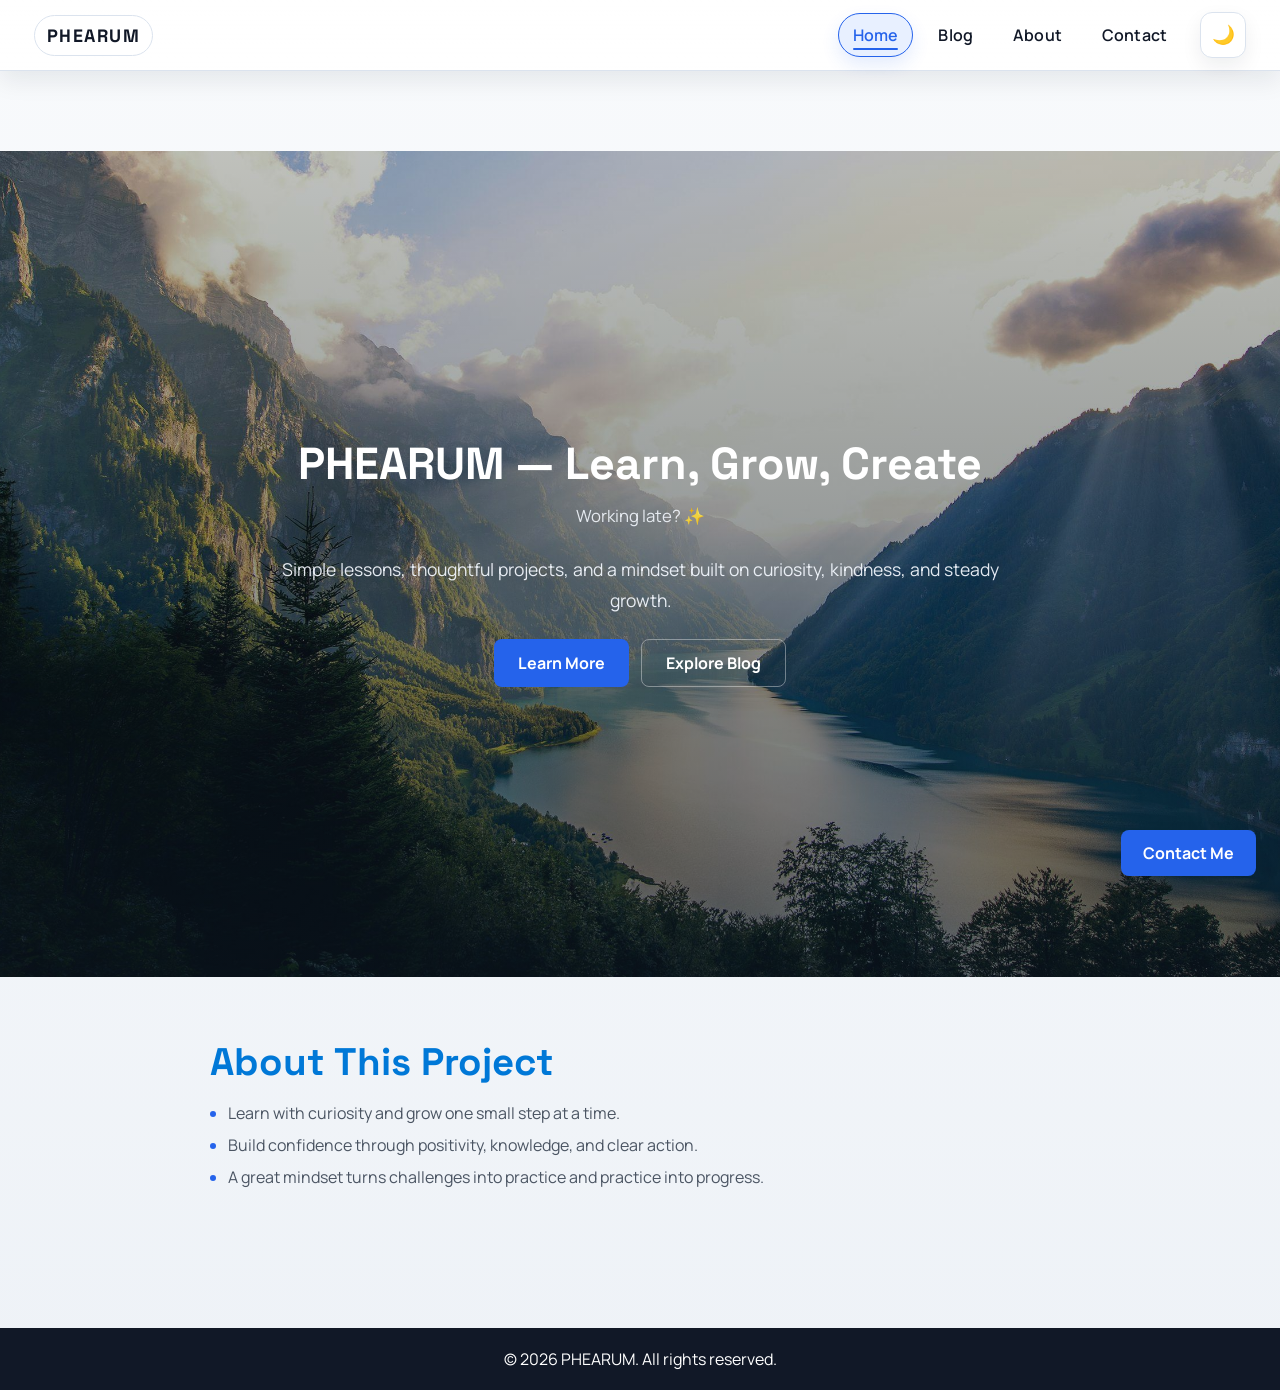
<file: index.html>
<!DOCTYPE html>
<html lang="en">
<head>
  <meta charset="UTF-8" />
  <meta name="viewport" content="width=device-width, initial-scale=1.0" />
  <title>Home - PHEARUM</title>
  <link rel="preconnect" href="https://fonts.googleapis.com">
  <link rel="preconnect" href="https://fonts.gstatic.com" crossorigin>
  <link href="https://fonts.googleapis.com/css2?family=Poppins:wght@300;400;600;700&display=swap" rel="stylesheet">
  <meta name="theme-color" content="#0078d7" media="(prefers-color-scheme: light)">
  <meta name="theme-color" content="#071023" media="(prefers-color-scheme: dark)">
  <meta name="msapplication-TileColor" content="#0078d7">
  <meta name="apple-mobile-web-app-capable" content="yes">
  <meta name="apple-mobile-web-app-status-bar-style" content="black-translucent">
  <link rel="manifest" href="manifest.webmanifest">
  <link rel="apple-touch-icon" sizes="180x180" href="images/apple-touch-icon.svg">
  <link rel="icon" href="images/favicon.svg" type="image/svg+xml">
  <link rel="shortcut icon" href="images/favicon.svg">
  <link rel="mask-icon" href="images/safari-pinned-tab.svg" color="#0078d7">
  <link rel="stylesheet" href="style.css" />
</head>

<body>
  <a class="skip-link" href="#main">Skip to main content</a>
  <!-- 🌟 Header -->
  <header>
    <a class="logo" href="index.html" aria-label="Go to Home">PHEARUM</a>
    <nav id="navbar">
      <a href="index.html" class="active">Home</a>
      <a href="blog.html">Blog</a>
      <a href="about.html">About</a>
      <a href="contact.html">Contact</a>
    </nav>
    <button class="menu-toggle" id="menu-toggle" aria-label="Toggle menu" aria-controls="navbar" aria-expanded="false">
      <span></span>
      <span></span>
      <span></span>
    </button>
    <button id="theme-toggle" class="theme-toggle" aria-label="Toggle dark mode" aria-pressed="false">🌙</button>
  </header>

  <!-- 🧭 Main Content -->
  <main id="main">
    <!-- 🖼️ Hero Section -->
    <section id="home" class="hero">
      <div class="hero-content" role="region" aria-labelledby="home-heading">
        <h1 id="home-heading">PHEARUM — Learn, Grow, Create</h1>
        <p id="greeting" class="greeting hero-subtitle">Hello!</p>
        <p class="hero-desc">Simple lessons, thoughtful projects, and a mindset built on curiosity, kindness, and steady growth.</p>
        <div class="btn-group">
          <a href="about.html" class="btn">Learn More</a>
          <a href="blog.html" class="btn btn-outline">Explore Blog</a>
        </div>
      </div>
    </section>

    <!-- 🙋‍♂️ About Section -->
    <section id="about" class="content">
      <h2>About This Project</h2>
      <ul class="about-points">
          <li>Learn with curiosity and grow one small step at a time.</li>
          <li>Build confidence through positivity, knowledge, and clear action.</li>
          <li>A great mindset turns challenges into practice and practice into progress.</li>
        </ul>
    </section>
  </main>

  <!-- ⚓ Footer -->
  <footer>
    <p>© 2026 PHEARUM. All rights reserved.</p>
  </footer>

  <!-- 📜 Script -->
  <script>
    const menuToggle = document.getElementById('menu-toggle');
    const navbar = document.getElementById('navbar');
    const themeToggle = document.getElementById('theme-toggle');
    const greetingEl = document.getElementById('greeting');

    if (menuToggle && navbar) {
      menuToggle.addEventListener('click', () => {
        const expanded = menuToggle.getAttribute('aria-expanded') === 'true';
        navbar.classList.toggle('active');
        menuToggle.classList.toggle('open');
        menuToggle.setAttribute('aria-expanded', String(!expanded));
      });
    }

    // Time-based greeting
    (function () {
      if (!greetingEl) return;
      const now = new Date();
      const hour = now.getHours();
      let text = 'Hello!';
      if (hour >= 5 && hour < 12) text = 'Good morning ☀️';
      else if (hour >= 12 && hour < 18) text = 'Good afternoon 🌤️';
      else if (hour >= 18 && hour < 22) text = 'Good evening 🌆';
      else text = 'Working late? ✨';
      greetingEl.textContent = text;
    })();

    // Theme toggle (persist in localStorage) + draggable position
    (function () {
      if (!themeToggle) return;

      const posKey = 'theme-toggle-pos';
      const applyTheme = (isDark) => {
        document.documentElement.classList.toggle('dark', isDark);
        themeToggle.setAttribute('aria-pressed', String(!!isDark));
        themeToggle.textContent = isDark ? '☀️' : '🌙';
      };

      const stored = localStorage.getItem('site-theme');
      if (stored) applyTheme(stored === 'dark');
      else if (window.matchMedia && window.matchMedia('(prefers-color-scheme: dark)').matches) applyTheme(true);

      // Apply stored position if present
      const storedPos = localStorage.getItem(posKey);
      if (storedPos) {
        try {
          const p = JSON.parse(storedPos);
          themeToggle.style.left = p.left + 'px';
          themeToggle.style.top = p.top + 'px';
          themeToggle.style.right = 'auto';
        } catch (e) {}
      }

      themeToggle.addEventListener('click', () => {
        const isDark = document.documentElement.classList.toggle('dark');
        themeToggle.setAttribute('aria-pressed', String(!!isDark));
        themeToggle.textContent = isDark ? '☀️' : '🌙';
        localStorage.setItem('site-theme', isDark ? 'dark' : 'light');
      });

      // Draggable: pointer events
      let dragging = false, startX = 0, startY = 0, startLeft = 0, startTop = 0;
      themeToggle.addEventListener('pointerdown', (e) => {
        dragging = true;
        themeToggle.setPointerCapture(e.pointerId);
        startX = e.clientX;
        startY = e.clientY;
        const r = themeToggle.getBoundingClientRect();
        startLeft = r.left;
        startTop = r.top;
        e.preventDefault();
      });

      window.addEventListener('pointermove', (e) => {
        if (!dragging) return;
        const dx = e.clientX - startX;
        const dy = e.clientY - startY;
        let left = Math.max(8, Math.min(window.innerWidth - themeToggle.offsetWidth - 8, Math.round(startLeft + dx)));
        let top = Math.max(8, Math.min(window.innerHeight - themeToggle.offsetHeight - 8, Math.round(startTop + dy)));
        themeToggle.style.left = left + 'px';
        themeToggle.style.top = top + 'px';
        themeToggle.style.right = 'auto';
      });

      window.addEventListener('pointerup', (e) => {
        if (!dragging) return;
        dragging = false;
        try { themeToggle.releasePointerCapture(e.pointerId); } catch {}
        const r = themeToggle.getBoundingClientRect();
        localStorage.setItem(posKey, JSON.stringify({ left: Math.round(r.left), top: Math.round(r.top) }));
      });

      // Double-click to reset position
      themeToggle.addEventListener('dblclick', () => {
        themeToggle.style.removeProperty('left');
        themeToggle.style.removeProperty('top');
        themeToggle.style.right = '16px';
        themeToggle.style.top = '16px';
        localStorage.removeItem(posKey);
      });
    })();
  </script>

  <a href="contact.html" class="floating-contact-btn">Contact Me</a>
</body>
</html>
</file>
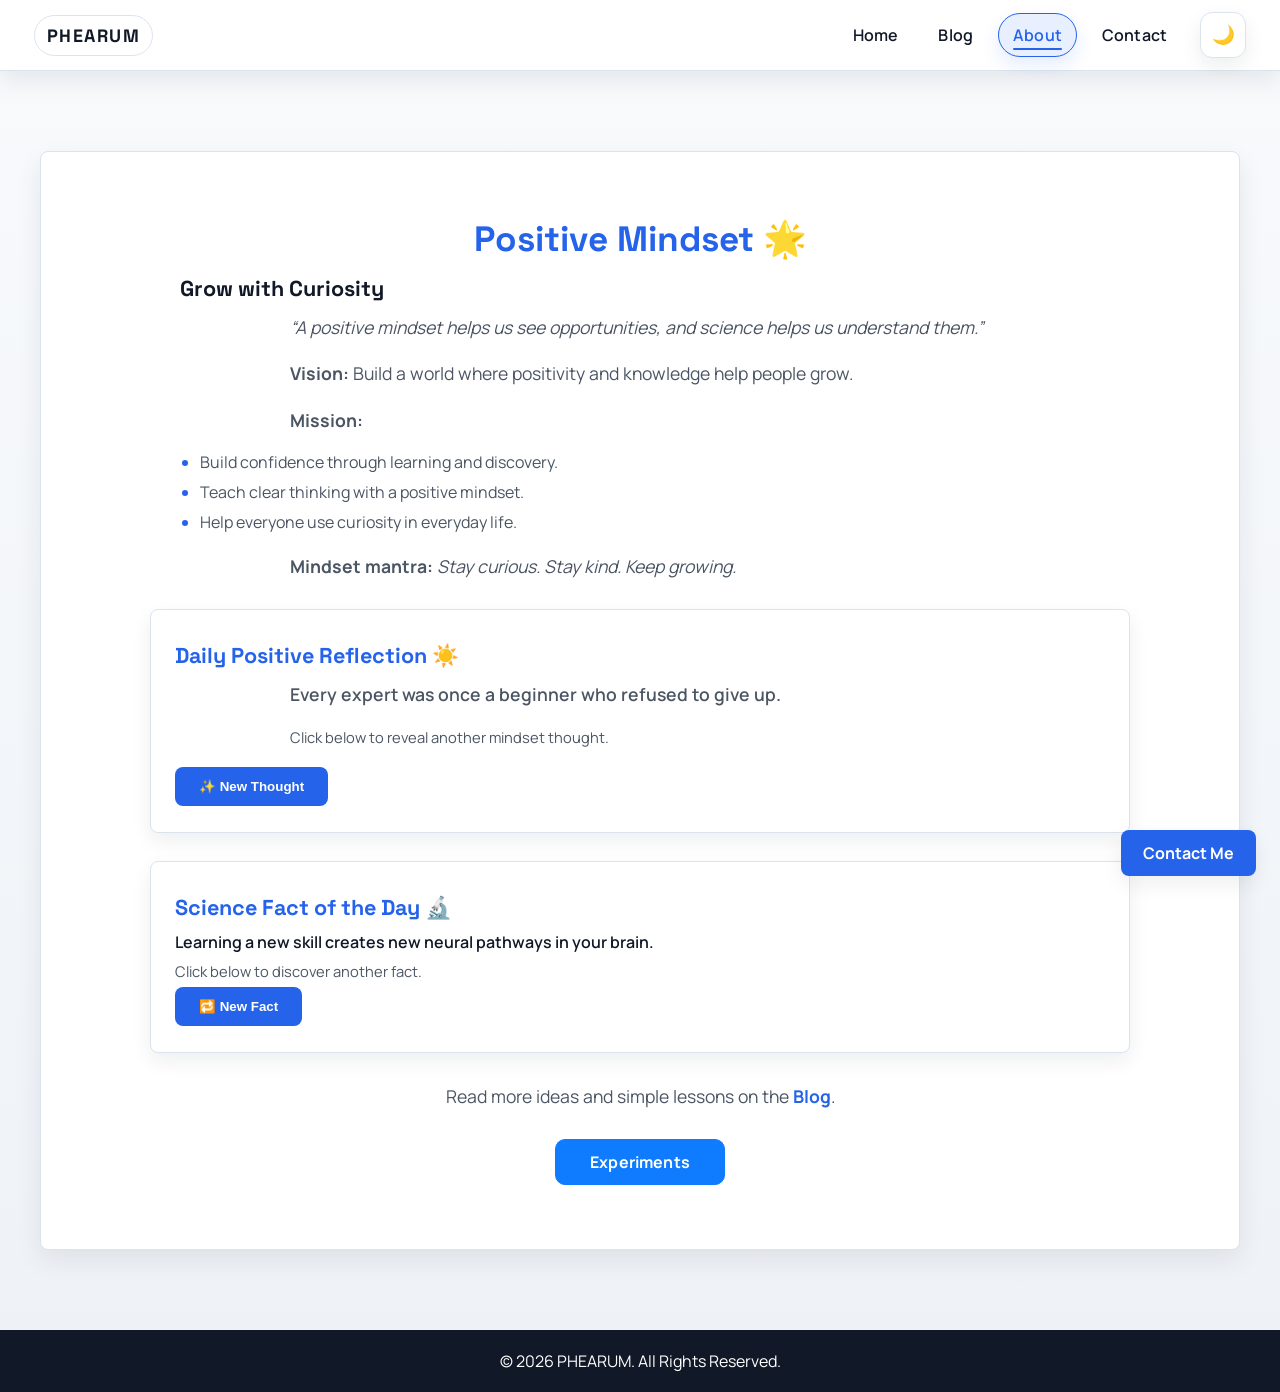
<file: about.html>
<!DOCTYPE html>
<html lang="en">
<head>
  <meta charset="UTF-8" />
  <meta name="viewport" content="width=device-width, initial-scale=1.0" />
  <title>Positive Mindset - PHEARUM</title>
  <meta name="theme-color" content="#0078d7" media="(prefers-color-scheme: light)">
  <meta name="theme-color" content="#071023" media="(prefers-color-scheme: dark)">
  <meta name="msapplication-TileColor" content="#0078d7">
  <meta name="apple-mobile-web-app-capable" content="yes">
  <meta name="apple-mobile-web-app-status-bar-style" content="black-translucent">
  <link rel="manifest" href="manifest.webmanifest">
  <link rel="apple-touch-icon" sizes="180x180" href="images/apple-touch-icon.svg">
  <link rel="icon" href="images/favicon.svg" type="image/svg+xml">
  <link rel="shortcut icon" href="images/favicon.svg">
  <link rel="mask-icon" href="images/safari-pinned-tab.svg" color="#0078d7">
  <link rel="stylesheet" href="style.css" />
  <style>
    .mindset-section {
      width: 100%;
      max-width: 1200px;
      margin: 0 auto;
      padding: 64px 24px;
      border-radius: 8px;
      border: 1px solid var(--line);
      background: var(--surface);
      box-shadow: var(--shadow-soft);
      text-align: left;
      animation: rise-in 0.7s ease;
    }

    .mindset-section h2 {
      text-align: center;
      margin-bottom: 14px;
      color: var(--brand);
      font-size: 2.2rem;
    }

    .about-content {
      max-width: 920px;
      margin: 0 auto;
    }

    .mindset-section h3 {
      margin-top: 6px;
      margin-bottom: 10px;
      color: var(--text);
      font-size: 1.35rem;
    }

    .mindset-section p {
      margin-bottom: 16px;
      color: var(--text-soft);
      line-height: 1.72;
    }

    .mindset-quote {
      font-style: italic;
      color: var(--brand);
    }

    .mission-list {
      max-width: 920px;
      margin: 0 auto 18px;
      padding-left: 20px;
      display: grid;
      gap: 8px;
      color: var(--text-soft);
    }

    .mission-list li::marker {
      color: var(--brand);
    }

    .fact-card {
      width: 100%;
      max-width: 980px;
      margin: 28px auto 0;
      padding: 26px 24px;
      border-radius: 8px;
      border: 1px solid var(--line);
      background: var(--surface-solid);
      box-shadow: var(--shadow-card);
      transition: transform 0.24s ease, box-shadow 0.24s ease;
      text-align: left;
    }

    .fact-card:hover {
      transform: translateY(-4px);
      box-shadow: var(--shadow-soft);
    }

    .fact-card h3 {
      margin-bottom: 10px;
      color: var(--brand);
    }

    .fact-text {
      color: var(--text);
      font-weight: 600;
      margin-bottom: 8px;
    }

    .fact-meta {
      color: var(--text-soft);
      margin-bottom: 6px;
      font-size: 0.92rem;
    }

    .continue {
      margin-top: 28px;
      text-align: center;
      color: var(--text-soft);
    }

    .continue a {
      color: var(--brand);
      font-weight: 700;
      text-decoration: none;
    }

    .continue .continue-btn {
      display: inline-flex;
      align-items: center;
      justify-content: center;
      min-width: 170px;
      margin-top: 12px;
      padding: 11px 20px;
      border-radius: 10px;
      font-weight: 700;
      letter-spacing: 0.01em;
      color: #ffffff;
      background: #0f7cff;
      border: 1px solid #0f7cff;
      box-shadow: none;
      transition: background-color 0.2s ease, border-color 0.2s ease;
    }

    .continue .continue-btn:hover {
      background: #0b67d3;
      border-color: #0b67d3;
    }

    .continue .continue-btn:active {
      background: #0959b5;
      border-color: #0959b5;
    }

    .dark .continue .continue-btn {
      color: #ffffff;
      background: #3b92ff;
      border-color: #3b92ff;
    }

    @media (max-width: 768px) {
      .mindset-section {
        border-radius: 8px;
        padding: 34px 18px;
      }

      .fact-card {
        border-radius: 8px;
        padding: 20px 16px;
      }
    }
  </style>
</head>

<body>
  <a class="skip-link" href="#main">Skip to main content</a>
  <!-- 🧭 Header (from global style.css) -->
  <header>
    <a class="logo" href="index.html" aria-label="Go to Home">PHEARUM</a>
    <nav id="navbar">
      <a href="index.html">Home</a>
      <a href="blog.html">Blog</a>
      <a href="about.html" class="active">About</a>
      <a href="contact.html">Contact</a>
    </nav>
    <button class="menu-toggle" id="menu-toggle" aria-label="Toggle menu" aria-controls="navbar" aria-expanded="false">
      <span></span>
      <span></span>
      <span></span>
    </button>
    <button id="theme-toggle" class="theme-toggle" aria-label="Toggle dark mode" aria-pressed="false">🌙</button>
  </header>

  <!-- 🌟 Main Mindset Section -->
  <main id="main">
    <section class="mindset-section" aria-labelledby="mindset-heading">
      <h2 id="mindset-heading">Positive Mindset 🌟</h2>

      <div class="about-content">
        <h3>Grow with Curiosity</h3>
        <p class="mindset-quote">“A positive mindset helps us see opportunities, and science helps us understand them.”</p>

        <p><strong>Vision:</strong> Build a world where positivity and knowledge help people grow.</p>

        <p><strong>Mission:</strong></p>
        <ul class="mission-list">
          <li>Build confidence through learning and discovery.</li>
          <li>Teach clear thinking with a positive mindset.</li>
          <li>Help everyone use curiosity in everyday life.</li>
        </ul>

        <p><strong>Mindset mantra:</strong> <em>Stay curious. Stay kind. Keep growing.</em></p>
      </div>

      <!-- 🌞 Daily Positive Reflection -->
      <div class="fact-card">
        <h3>Daily Positive Reflection ☀️</h3>
        <p class="fact-text" id="mindset-text">Loading your daily positive insight…</p>
        <p class="fact-meta" id="mindset-meta">Click below to reveal a new mindset thought.</p>
        <button class="btn" id="new-mindset-btn" type="button">✨ New Thought</button>
      </div>

      <!-- 🔬 Science Fact -->
      <div class="fact-card" role="region" aria-live="polite" aria-label="Fact of the day">
        <h3>Science Fact of the Day 🔬</h3>
        <div class="fact-text" id="fact-text">Loading an interesting science fact…</div>
        <div class="fact-meta" id="fact-meta">Click below to discover another fact.</div>
        <button class="btn" id="new-fact-btn" type="button">🔁 New Fact</button>
      </div>

      <div class="continue">
        <p>Read more ideas and simple lessons on the <a href="blog.html">Blog</a>.</p>
        <a href="experiments.html" class="btn continue-btn" aria-label="Go to experiments page">Experiments</a>
      </div>
    </section>
  </main>

  <!-- 📜 Footer -->
  <footer>
    <p>© 2026 PHEARUM. All Rights Reserved.</p>
  </footer>

  <a href="contact.html" class="floating-contact-btn">Contact Me</a>

  <script>
    // 🔹 Toggle Menu
    const menuToggle = document.getElementById('menu-toggle');
    const navbar = document.getElementById('navbar');
    const themeToggle = document.getElementById('theme-toggle');
    
    if (menuToggle && navbar) {
      menuToggle.addEventListener('click', () => {
        const expanded = menuToggle.getAttribute('aria-expanded') === 'true';
        navbar.classList.toggle('active');
        menuToggle.classList.toggle('open');
        menuToggle.setAttribute('aria-expanded', String(!expanded));
      });
    }

    // Theme Toggle
    (function () {
      if (!themeToggle) return;
      const posKey = 'theme-toggle-pos';
      const applyTheme = (isDark) => {
        document.documentElement.classList.toggle('dark', isDark);
        themeToggle.setAttribute('aria-pressed', String(!!isDark));
        themeToggle.textContent = isDark ? '☀️' : '🌙';
      };
      const stored = localStorage.getItem('site-theme');
      if (stored) applyTheme(stored === 'dark');
      else if (window.matchMedia && window.matchMedia('(prefers-color-scheme: dark)').matches) applyTheme(true);

      const storedPos = localStorage.getItem(posKey);
      if (storedPos) {
        try { const p = JSON.parse(storedPos); themeToggle.style.left = p.left + 'px'; themeToggle.style.top = p.top + 'px'; themeToggle.style.right = 'auto'; } catch (e) {}
      }

      themeToggle.addEventListener('click', () => {
        const isDark = document.documentElement.classList.toggle('dark');
        themeToggle.setAttribute('aria-pressed', String(!!isDark));
        themeToggle.textContent = isDark ? '☀️' : '🌙';
        localStorage.setItem('site-theme', isDark ? 'dark' : 'light');
      });

      let dragging = false, startX = 0, startY = 0, startLeft = 0, startTop = 0;
      themeToggle.addEventListener('pointerdown', (e) => { dragging = true; themeToggle.setPointerCapture(e.pointerId); startX = e.clientX; startY = e.clientY; const r = themeToggle.getBoundingClientRect(); startLeft = r.left; startTop = r.top; e.preventDefault(); });
      window.addEventListener('pointermove', (e) => { if (!dragging) return; const dx = e.clientX - startX; const dy = e.clientY - startY; let left = Math.max(8, Math.min(window.innerWidth - themeToggle.offsetWidth - 8, Math.round(startLeft + dx))); let top = Math.max(8, Math.min(window.innerHeight - themeToggle.offsetHeight - 8, Math.round(startTop + dy))); themeToggle.style.left = left + 'px'; themeToggle.style.top = top + 'px'; themeToggle.style.right = 'auto'; });
      window.addEventListener('pointerup', (e) => { if (!dragging) return; dragging = false; try { themeToggle.releasePointerCapture(e.pointerId); } catch {} const r = themeToggle.getBoundingClientRect(); localStorage.setItem(posKey, JSON.stringify({ left: Math.round(r.left), top: Math.round(r.top) })); });
      themeToggle.addEventListener('dblclick', () => { themeToggle.style.removeProperty('left'); themeToggle.style.removeProperty('top'); themeToggle.style.right = '16px'; themeToggle.style.top = '16px'; localStorage.removeItem(posKey); });
    })();

    // Daily Mindset & Science Facts
    const mindsetThoughts = [
      "Success is the sum of small efforts repeated day in and day out.",
      "Your potential is endless. Your only limit is your belief.",
      "Every expert was once a beginner who refused to give up.",
      "Progress, not perfection, is the goal.",
      "The best way to predict the future is to create it."
    ];

    const scienceFacts = [
      "Your brain can rewire itself through neuroplasticity, even in adulthood.",
      "Positive thinking activates different brain regions involved in problem-solving.",
      "Exercise increases BDNF, a protein that supports brain health and learning.",
      "Learning a new skill creates new neural pathways in your brain.",
      "The brain releases dopamine during moments of achievement and growth."
    ];

    const mindsetBtn = document.getElementById('new-mindset-btn');
    const mindsetText = document.getElementById('mindset-text');
    const mindsetMeta = document.getElementById('mindset-meta');
    const factBtn = document.getElementById('new-fact-btn');
    const factText = document.getElementById('fact-text');
    const factMeta = document.getElementById('fact-meta');
    let lastMindsetIndex = -1;
    let lastFactIndex = -1;

    function pickRandomIndex(length, previousIndex) {
      if (length <= 1) return 0;
      let index = Math.floor(Math.random() * length);
      while (index === previousIndex) {
        index = Math.floor(Math.random() * length);
      }
      return index;
    }

    function refreshMindset() {
      const index = pickRandomIndex(mindsetThoughts.length, lastMindsetIndex);
      lastMindsetIndex = index;
      mindsetText.textContent = mindsetThoughts[index];
      if (mindsetMeta) mindsetMeta.textContent = 'Click below to reveal another mindset thought.';
    }

    function refreshFact() {
      const index = pickRandomIndex(scienceFacts.length, lastFactIndex);
      lastFactIndex = index;
      factText.textContent = scienceFacts[index];
      if (factMeta) factMeta.textContent = 'Click below to discover another fact.';
    }

    refreshMindset();
    refreshFact();

    if (mindsetBtn) {
      mindsetBtn.addEventListener('click', refreshMindset);
    }

    if (factBtn) {
      factBtn.addEventListener('click', refreshFact);
    }
  </script>
</body>
</html>
</file>
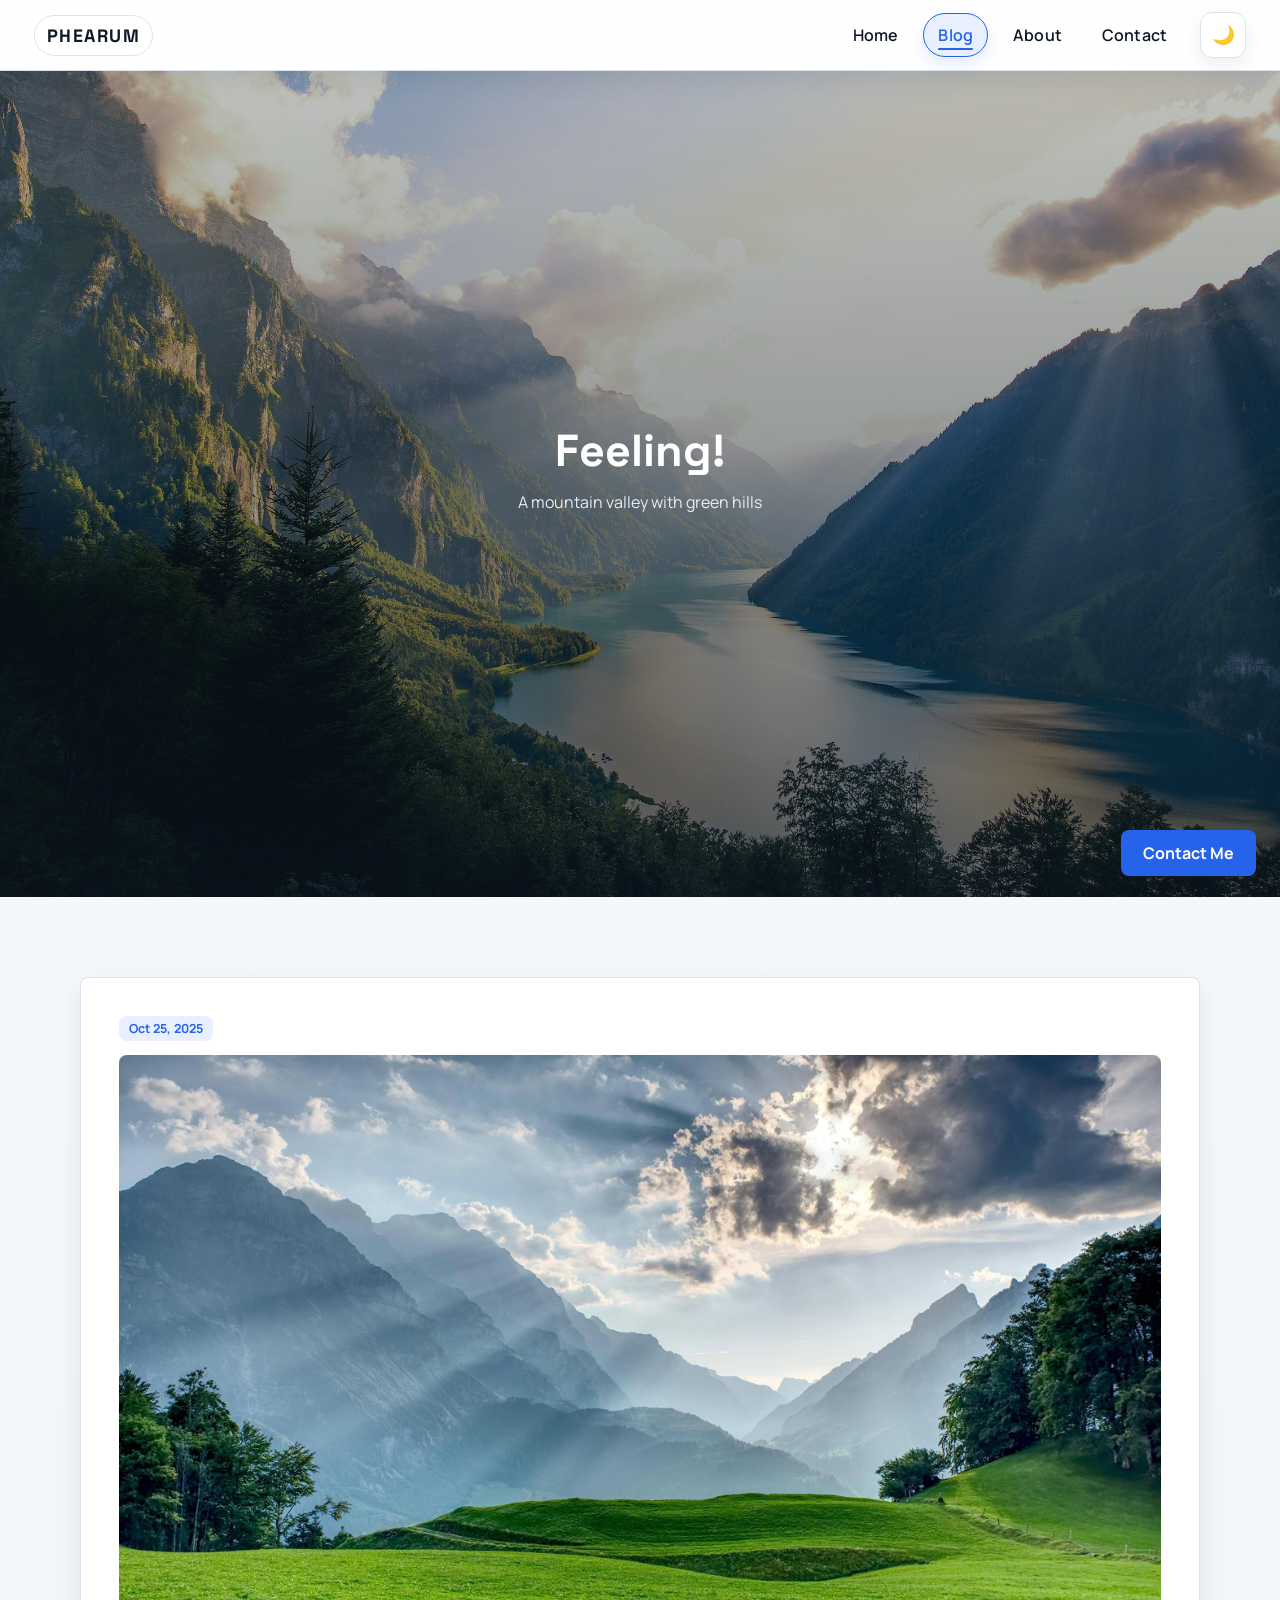
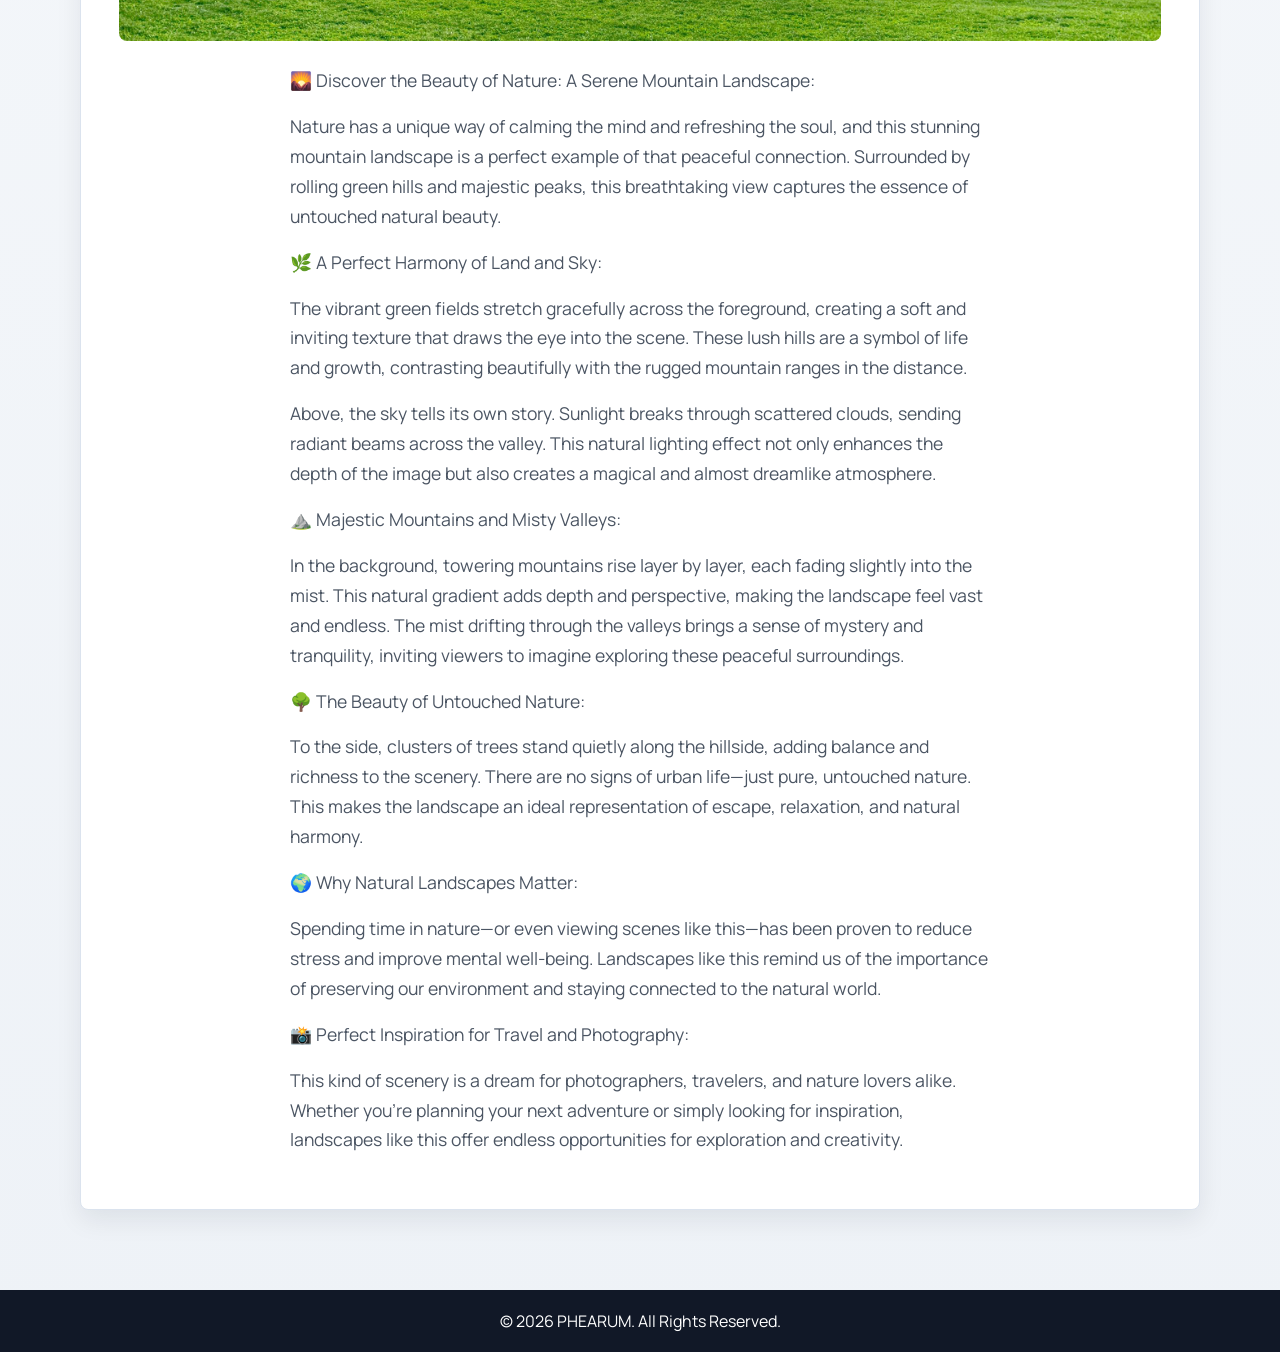
<file: blog-post.html>
<!doctype html>
<html lang="en">
  <head>
    <meta charset="UTF-8" />
    <meta name="viewport" content="width=device-width, initial-scale=1.0" />
    <title>PHEARUM</title>
    <meta name="theme-color" content="#0f7cff" media="(prefers-color-scheme: light)">
    <meta name="theme-color" content="#071124" media="(prefers-color-scheme: dark)">
    <meta name="msapplication-TileColor" content="#0f7cff">
    <meta name="apple-mobile-web-app-capable" content="yes">
    <meta name="apple-mobile-web-app-status-bar-style" content="black-translucent">
    <link rel="manifest" href="manifest.webmanifest">
    <link rel="apple-touch-icon" sizes="180x180" href="images/apple-touch-icon.svg">
    <link rel="icon" href="images/favicon.svg" type="image/svg+xml">
    <link rel="shortcut icon" href="images/favicon.svg">
    <link rel="mask-icon" href="images/safari-pinned-tab.svg" color="#0f7cff">
    <link rel="stylesheet" href="style.css" />
  </head>
  <body>
    <a class="skip-link" href="#main">Skip to main content</a>
    <!-- Header -->
    <header>
      <a class="logo" href="index.html" aria-label="Go to Home">PHEARUM</a>
      <nav id="navbar">
        <a href="index.html">Home</a>
        <a href="blog.html" class="active">Blog</a>
        <a href="about.html">About</a>
        <a href="contact.html">Contact</a>
      </nav>
      <button
        class="menu-toggle"
        id="menu-toggle"
        aria-label="Toggle menu"
        aria-controls="navbar"
        aria-expanded="false"
      >
        <span></span>
        <span></span>
        <span></span>
      </button>
      <button
        id="theme-toggle"
        class="theme-toggle"
        aria-label="Toggle dark mode"
        aria-pressed="false"
      >
        🌙
      </button>
    </header>

    <!-- Hero Section -->
    <section class="hero">
      <div class="hero-content">
        <h1 id="post-title">Loading...</h1>
        <p id="post-subtitle"></p>
      </div>
    </section>

    <!-- Blog Post Content -->
    <main id="main">
      <section class="blog-post-single">
        <div class="blog-single-container">
          <span class="blog-date" id="post-date"></span>
          <img src="" alt="Blog Image" id="post-image" />
          <div class="blog-single-content" id="post-content">
            <p>Loading post content...</p>
          </div>
        </div>
      </section>
    </main>

    <!-- Footer -->
    <footer>&copy; 2026 PHEARUM. All Rights Reserved.</footer>

    <!-- Script for dynamic post -->
    <script>
      // Define all blog posts
      const blogPosts = {
        1: {
          title: "Feeling!",
          subtitle: "A mountain valley with green hills",
          date: "Oct 25, 2025",
          image: "images/blog1.jpg",
          content: `
          <p>🌄 Discover the Beauty of Nature: A Serene Mountain Landscape:</p>
          <p>Nature has a unique way of calming the mind and refreshing the soul, and this stunning mountain landscape is a perfect example of that peaceful connection. Surrounded by rolling green hills and majestic peaks, this breathtaking view captures the essence of untouched natural beauty.</p>
          <p>🌿 A Perfect Harmony of Land and Sky:</p>
          <p>The vibrant green fields stretch gracefully across the foreground, creating a soft and inviting texture that draws the eye into the scene. These lush hills are a symbol of life and growth, contrasting beautifully with the rugged mountain ranges in the distance.</p>
          <p>Above, the sky tells its own story. Sunlight breaks through scattered clouds, sending radiant beams across the valley. This natural lighting effect not only enhances the depth of the image but also creates a magical and almost dreamlike atmosphere.</p>
          <p>⛰️ Majestic Mountains and Misty Valleys:</p>
          <p>In the background, towering mountains rise layer by layer, each fading slightly into the mist. This natural gradient adds depth and perspective, making the landscape feel vast and endless. The mist drifting through the valleys brings a sense of mystery and tranquility, inviting viewers to imagine exploring these peaceful surroundings.</p>
          <p>🌳 The Beauty of Untouched Nature:</p>
          <p>To the side, clusters of trees stand quietly along the hillside, adding balance and richness to the scenery. There are no signs of urban life—just pure, untouched nature. This makes the landscape an ideal representation of escape, relaxation, and natural harmony.</p>
          <p>🌍 Why Natural Landscapes Matter:</p>
          <p>Spending time in nature—or even viewing scenes like this—has been proven to reduce stress and improve mental well-being. Landscapes like this remind us of the importance of preserving our environment and staying connected to the natural world.</p>
          <p>📸 Perfect Inspiration for Travel and Photography:</p>
          <p>This kind of scenery is a dream for photographers, travelers, and nature lovers alike. Whether you're planning your next adventure or simply looking for inspiration, landscapes like this offer endless opportunities for exploration and creativity.</p>
        `,
        },
        2: {
          title: "Mind!",
          subtitle: "Exploring the majestic fjords",
          date: "Oct 20, 2025",
          image: "images/blog2.jpg",
          content: `
          <p>🚢 Exploring the Majestic Fjords: Nature’s Masterpiece of Water and Mountains:</p>
          <p>Few places on Earth capture the imagination quite like a fjord landscape. This breathtaking view showcases a deep blue waterway winding through towering green mountains, creating one of the most dramatic and serene natural scenes imaginable.</p>
          <p>🌊 A Stunning Blend of Water and Mountains</p>
          <p>At the heart of this landscape lies a calm, crystal-clear fjord, reflecting the sky above while guiding the eye through the valley. Large ships glide peacefully across the water, adding a sense of scale and quiet movement to the scene.</p>
          <p>Surrounding the fjord, steep mountain walls rise sharply on both sides, covered in lush greenery. Their height and ruggedness create a powerful contrast with the smooth, tranquil surface of the water below.</p>
          <p>⛰️ Towering Peaks and Scenic Valleys</p>
          <p>In the distance, layers of mountains stretch toward the horizon, each one slightly softened by atmospheric haze. Some peaks are capped with patches of snow, hinting at cooler climates and higher elevations. These natural formations create depth and a sense of vastness that feels almost endless.</p>
          <p>🛣️ A Journey Through Nature</p>
          <p>Along the edge of the fjord, a winding road hugs the mountainside, offering what must be one of the most scenic drives in the world. Small settlements are visible near the shoreline, giving a glimpse of life harmoniously integrated with nature.</p>
          <p>This balance between human presence and untouched wilderness makes the landscape even more captivating.</p>
          <p>🌍 Why Fjords Are So Special</p>
          <p>Fjords are formed by glaciers carving deep valleys over thousands of years, later filled by seawater. This geological process creates their signature steep cliffs and deep waters, making them unique and visually striking destinations.</p>
          <p>They are not only beautiful but also rich in biodiversity and cultural history.</p>
          <p>📸 A Dream Destination for Travelers</p>
          <p>Whether you're a photographer, traveler, or nature enthusiast, scenes like this offer endless inspiration. From cruising along the fjord to hiking the surrounding mountains, every angle reveals a new perspective of natural beauty.</p>

        `,
        },
        3: {
          title: "Look!",
          subtitle: "Endless green fields and peaceful countryside",
          date: "Oct 15, 2025",
          image: "images/blog3.jpg",
          content: `
        <p>🌾 Endless Green Fields: The Beauty of Peaceful Countryside Landscapes:</p>
        <p>There’s something deeply calming about wide-open fields stretching as far as the eye can see. This stunning countryside scene captures the simplicity and beauty of nature, where vibrant green crops sway gently under a bright blue sky.</p>
        <p>🌿 A Sea of Green:</p>
        <p>The foreground is filled with lush, thriving crops—likely wheat or barley—creating a rich green texture that feels alive and full of energy. The uniform rows and natural patterns guide the viewer’s eye toward the horizon, adding depth and harmony to the landscape.</p>
        <p>☁️ A Sky Full of Life:</p>
        <p>Above the fields, a vast blue sky is dotted with soft, drifting clouds. Sunlight filters through, casting gentle highlights and shadows across the land. This interplay of light enhances the vivid green tones and creates a warm, peaceful atmosphere.</p>
        <p>🌄 Rolling Hills and Natural Patterns:</p>
        <p>In the distance, smooth rolling hills rise gently, marked by subtle lines from agricultural activity. These patterns add a sense of order and rhythm, showing how human cultivation can blend beautifully with natural landscapes.</p>
        <p>🌍 The Importance of Agricultural Landscapes:</p>
        <p>Scenes like this are more than just beautiful—they represent the foundation of human life. Agricultural fields provide essential food resources and support communities around the world. Preserving and respecting these lands is vital for a sustainable future.</p>
        <p>📸 Perfect for Relaxation and Inspiration:</p>
        <p>Whether you’re a traveler, photographer, or someone seeking a moment of calm, landscapes like this offer a sense of peace and clarity. The open space, fresh air, and natural beauty create the perfect environment to relax and recharge.</p>
      `,
        },
        4: {
          title: "Sunrise Over the Mountains",
          subtitle: "A calm morning view with light, color, and fresh air",
          date: "Oct 10, 2025",
          image: "images/blog4.jpg",
          content: `
        <p>A mountain sunrise gives a quiet kind of energy. The air feels fresh, the sky changes every minute, and everything looks calm and clear.</p>
        <p>This scene shows rugged peaks, soft wildflowers, and warm light moving across the valley. It feels peaceful, but also full of possibility.</p>
        <h3>🌅 What makes this sunrise special</h3>
        <p>As the sun rises, the sky shifts through orange, pink, and blue. That soft transition gives the image depth and mood without feeling dramatic.</p>
        <p>Morning light also reveals detail in the landscape, from the texture of rocks to the gentle shape of distant hills.</p>
        <p>Mountain sunrises are often linked with:</p>
        <ul>
          <li>Fresh, crisp air</li>
          <li>A quiet and focused mind</li>
          <li>A strong sense of renewal</li>
        </ul>
        <h3>🌼 Foreground and depth</h3>
        <p>White wildflowers in the foreground add life and contrast against stone and earth. They make the frame feel balanced and natural.</p>
        <p>Behind them, the mountains appear in layers. Each layer fades a little more into the distance, creating a strong sense of scale.</p>
        <h3>🌍 Why images like this matter</h3>
        <p>Nature photography is not only visual. It can help people slow down, reset, and reconnect with simple things.</p>
        <p>Scenes like this can inspire people to:</p>
        <ul>
          <li>Explore the outdoors</li>
          <li>Appreciate natural landscapes</li>
          <li>Practice calm attention and mindfulness</li>
        </ul>
        <p>It also helps promote environmental care and long-term conservation.</p>
        <h3>📸 Tips for capturing a similar photo</h3>
        <p>If you want a result like this, keep your setup simple and focus on light first:</p>
        <ul>
          <li>Arrive early and prepare before first light</li>
          <li>Use a wide-angle lens for a full landscape view</li>
          <li>Include a foreground element like flowers or rocks</li>
          <li>Shoot during golden hour for soft color</li>
          <li>Use a tripod when light is low</li>
        </ul>
        <h3>✨ Final thought</h3>
        <p>This sunrise is a reminder that simple moments in nature can feel powerful. For travelers, photographers, and nature lovers, mornings like this are always worth it.</p>
      `,
        },
        // Add more posts here as needed
      };

      // Get post ID from URL
      const params = new URLSearchParams(window.location.search);
      const postId = params.get("id") || "1";

      // Get elements
      const titleEl = document.getElementById("post-title");
      const subtitleEl = document.getElementById("post-subtitle");
      const dateEl = document.getElementById("post-date");
      const imageEl = document.getElementById("post-image");
      const contentEl = document.getElementById("post-content");

      if (blogPosts[postId]) {
        const post = blogPosts[postId];
        titleEl.textContent = post.title;
        subtitleEl.textContent = post.subtitle;
        dateEl.textContent = post.date;
        imageEl.src = post.image;
        imageEl.alt = post.title;
        contentEl.innerHTML = post.content;
      } else {
        titleEl.textContent = "Post Not Found";
        subtitleEl.textContent = "";
        dateEl.textContent = "";
        imageEl.style.display = "none";
        contentEl.innerHTML =
          "<p>Sorry, the post you are looking for does not exist.</p>";
      }

      // Mobile menu + theme toggle
      const menuToggle = document.getElementById("menu-toggle");
      const navbarEl = document.getElementById("navbar");
      const themeToggle = document.getElementById("theme-toggle");
      if (menuToggle && navbarEl) {
        menuToggle.addEventListener("click", () => {
          const expanded = menuToggle.getAttribute("aria-expanded") === "true";
          navbarEl.classList.toggle("active");
          menuToggle.classList.toggle("open");
          menuToggle.setAttribute("aria-expanded", String(!expanded));
        });
      }

      (function () {
        if (!themeToggle) return;
        const posKey = "theme-toggle-pos";
        const applyTheme = (isDark) => {
          document.documentElement.classList.toggle("dark", isDark);
          themeToggle.setAttribute("aria-pressed", String(!!isDark));
          themeToggle.textContent = isDark ? "☀️" : "🌙";
        };
        const stored = localStorage.getItem("site-theme");
        if (stored) applyTheme(stored === "dark");
        else if (
          window.matchMedia &&
          window.matchMedia("(prefers-color-scheme: dark)").matches
        )
          applyTheme(true);

        const storedPos = localStorage.getItem(posKey);
        if (storedPos) {
          try {
            const p = JSON.parse(storedPos);
            themeToggle.style.left = p.left + "px";
            themeToggle.style.top = p.top + "px";
            themeToggle.style.right = "auto";
          } catch (e) {}
        }

        themeToggle.addEventListener("click", () => {
          const isDark = document.documentElement.classList.toggle("dark");
          themeToggle.setAttribute("aria-pressed", String(!!isDark));
          themeToggle.textContent = isDark ? "☀️" : "🌙";
          localStorage.setItem("site-theme", isDark ? "dark" : "light");
        });

        // draggable
        let dragging = false,
          startX = 0,
          startY = 0,
          startLeft = 0,
          startTop = 0;
        themeToggle.addEventListener("pointerdown", (e) => {
          dragging = true;
          themeToggle.setPointerCapture(e.pointerId);
          startX = e.clientX;
          startY = e.clientY;
          const r = themeToggle.getBoundingClientRect();
          startLeft = r.left;
          startTop = r.top;
          e.preventDefault();
        });
        window.addEventListener("pointermove", (e) => {
          if (!dragging) return;
          const dx = e.clientX - startX;
          const dy = e.clientY - startY;
          let left = Math.max(
            8,
            Math.min(
              window.innerWidth - themeToggle.offsetWidth - 8,
              Math.round(startLeft + dx),
            ),
          );
          let top = Math.max(
            8,
            Math.min(
              window.innerHeight - themeToggle.offsetHeight - 8,
              Math.round(startTop + dy),
            ),
          );
          themeToggle.style.left = left + "px";
          themeToggle.style.top = top + "px";
          themeToggle.style.right = "auto";
        });
        window.addEventListener("pointerup", (e) => {
          if (!dragging) return;
          dragging = false;
          try {
            themeToggle.releasePointerCapture(e.pointerId);
          } catch {}
          const r = themeToggle.getBoundingClientRect();
          localStorage.setItem(
            posKey,
            JSON.stringify({
              left: Math.round(r.left),
              top: Math.round(r.top),
            }),
          );
        });
        themeToggle.addEventListener("dblclick", () => {
          themeToggle.style.removeProperty("left");
          themeToggle.style.removeProperty("top");
          themeToggle.style.right = "16px";
          themeToggle.style.top = "16px";
          localStorage.removeItem(posKey);
        });
      })();
    </script>
    <a href="contact.html" class="floating-contact-btn">Contact Me</a>
  </body>
</html>
</file>
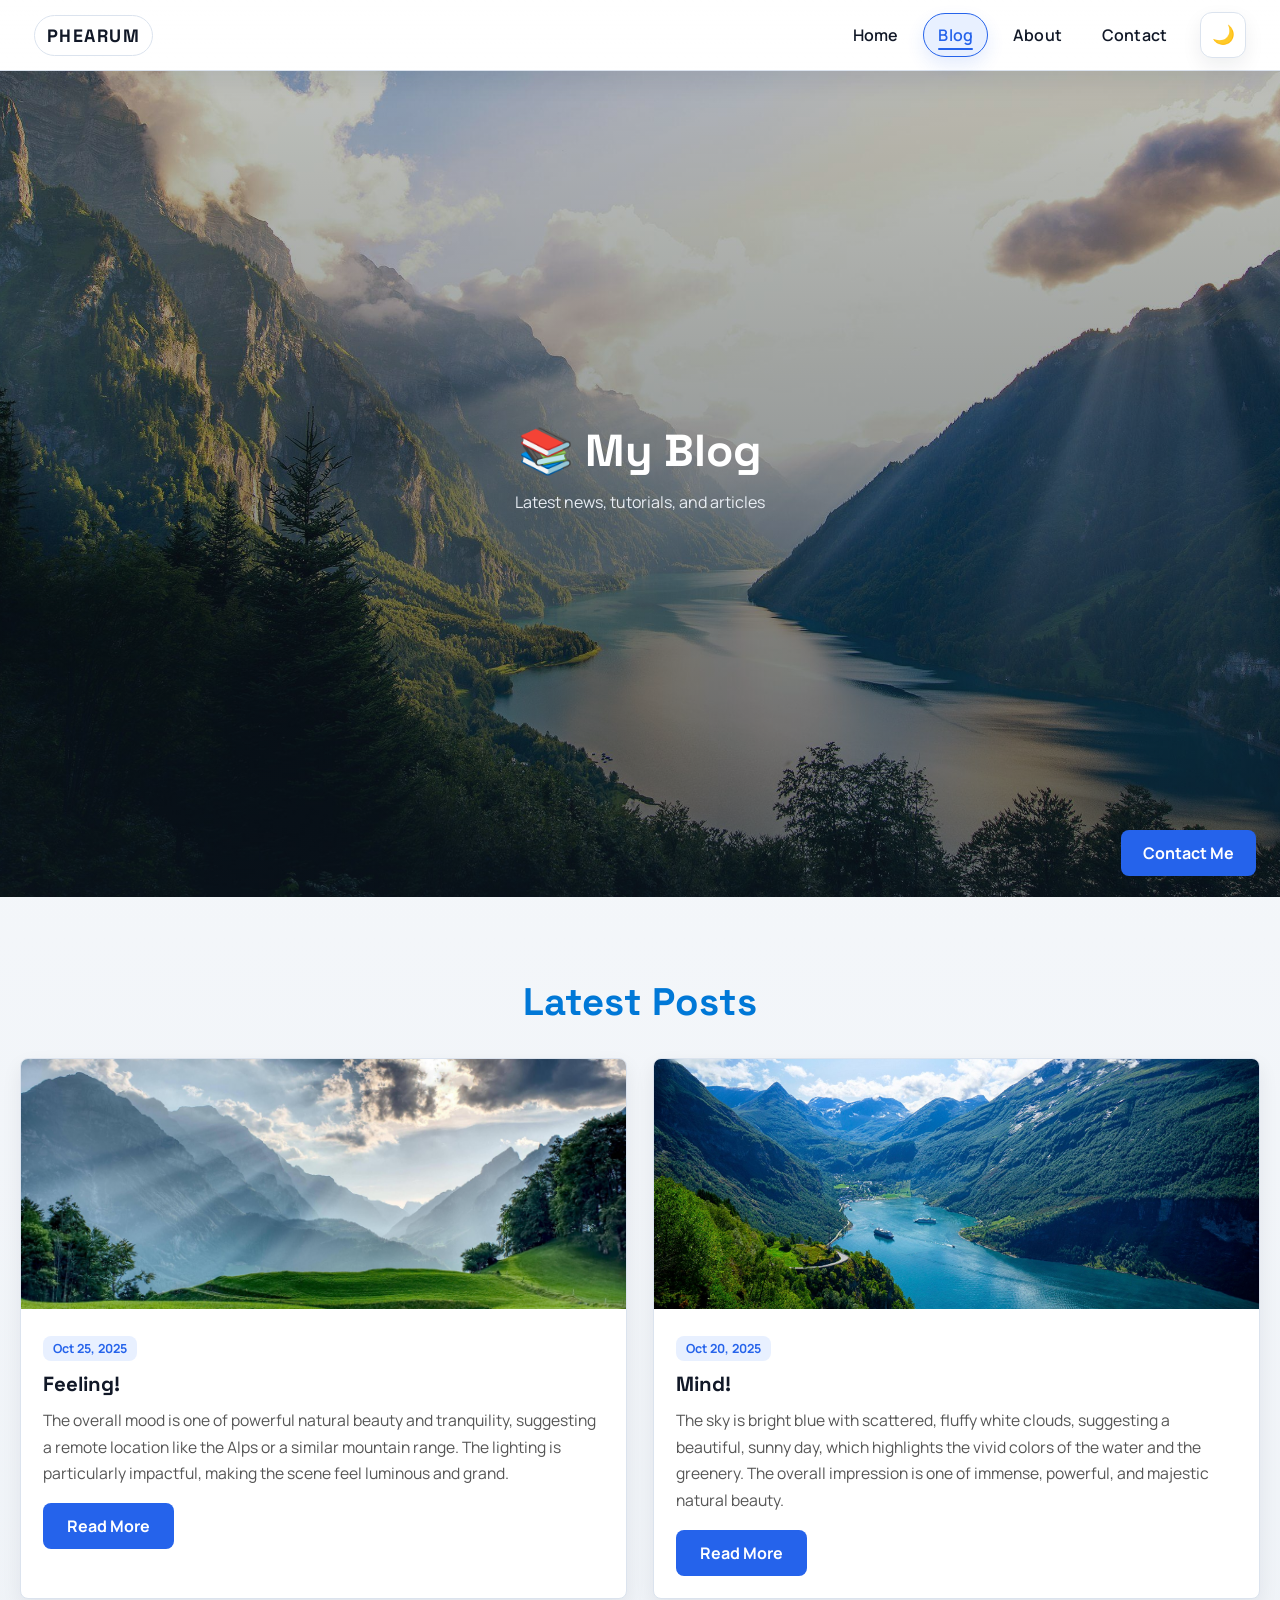
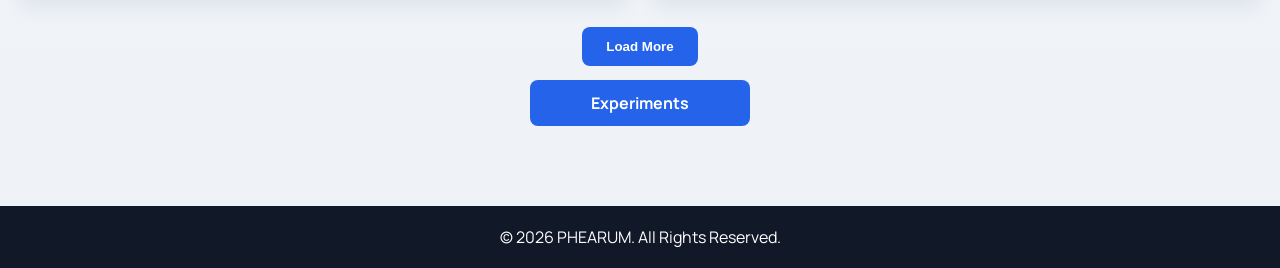
<file: blog.html>
<!DOCTYPE html>
<html lang="en">
<head>
  <meta charset="UTF-8">
  <meta name="viewport" content="width=device-width, initial-scale=1.0">
  <title>PHEARUM</title>
  <meta name="theme-color" content="#0f7cff" media="(prefers-color-scheme: light)">
  <meta name="theme-color" content="#071124" media="(prefers-color-scheme: dark)">
  <meta name="msapplication-TileColor" content="#0f7cff">
  <meta name="apple-mobile-web-app-capable" content="yes">
  <meta name="apple-mobile-web-app-status-bar-style" content="black-translucent">
  <link rel="manifest" href="manifest.webmanifest">
  <link rel="apple-touch-icon" sizes="180x180" href="images/apple-touch-icon.svg">
  <link rel="icon" href="images/favicon.svg" type="image/svg+xml">
  <link rel="shortcut icon" href="images/favicon.svg">
  <link rel="mask-icon" href="images/safari-pinned-tab.svg" color="#0f7cff">
  <link rel="stylesheet" href="style.css">
</head>
<body>
  <a class="skip-link" href="#main">Skip to main content</a>
  <!-- Header -->
  <header>
    <a class="logo" href="index.html" aria-label="Go to Home">PHEARUM</a>
    <nav id="navbar">
      <a href="index.html">Home</a>
      <a href="blog.html" class="active">Blog</a>
      <a href="about.html">About</a>
      <a href="contact.html">Contact</a>
    </nav>
    <button class="menu-toggle" id="menu-toggle" aria-label="Toggle menu" aria-controls="navbar" aria-expanded="false">
      <span></span>
      <span></span>
      <span></span>
    </button>
    <button id="theme-toggle" class="theme-toggle" aria-label="Toggle dark mode" aria-pressed="false">🌙</button>
  </header>

  <!-- Hero Section -->
  <section class="hero">
    <div class="hero-content">
      <h1>📚 My Blog</h1>
      <p>Latest news, tutorials, and articles</p>
    </div>
  </section>

  <!-- Blog Section -->
  <main id="main">
    <section class="blog-section">
      <h2>Latest Posts</h2>
      <div class="blog-container">

        <!-- Blog Card 1 -->
        <article class="blog-post">
          <img src="images/blog1.jpg" alt="Sunlit green mountain valley">
          <div class="blog-content">
            <span class="blog-date">Oct 25, 2025</span>
            <h3>Feeling!</h3>
            <p>The overall mood is one of powerful natural beauty and tranquility, suggesting a remote location like the Alps or a similar mountain range. The lighting is particularly impactful, making the scene feel luminous and grand.</p>
            <a href="blog-post.html?id=1" class="btn">Read More</a>
          </div>
        </article>

        <!-- Blog Card 2 -->
        <article class="blog-post">
          <img src="images/blog2.jpg" alt="Blue fjord between green mountains">
          <div class="blog-content">
            <span class="blog-date">Oct 20, 2025</span>
            <h3>Mind!</h3>
            <p>The sky is bright blue with scattered, fluffy white clouds, suggesting a beautiful, sunny day, which highlights the vivid colors of the water and the greenery. The overall impression is one of immense, powerful, and majestic natural beauty.</p>
            <a href="blog-post.html?id=2" class="btn">Read More</a>
          </div>
        </article>

        <!-- Blog Card 3 (hidden initially) -->
        <article class="blog-post hidden">
          <img src="images/blog3.jpg" alt="Open green field under a blue sky">
          <div class="blog-content">
            <span class="blog-date">Oct 15, 2025</span>
            <h3>Look!</h3>
            <p>The sky is a brilliant, deep blue and is filled with an array of beautiful, white, fluffy cumulus clouds and thinner wisps of cirrus clouds. The lighting suggests a bright, sunny day, perhaps late afternoon or early morning, as the sun is low on the left horizon, casting a soft, warm glow over the scene.</p>
            <a href="blog-post.html?id=3" class="btn">Read More</a>
          </div>
        </article>

        <!-- Blog Card 4 (hidden initially) -->
        <article class="blog-post hidden">
          <img src="images/blog4.jpg" alt="Warm mountain sunrise with layered peaks">
          <div class="blog-content">
            <span class="blog-date">Oct 10, 2025</span>
            <h3>Like That!</h3>
            <p>The background features multiple receding layers of mountains, creating a deep sense of distance and atmosphere. The peaks fade into hazy shades of blue and purple, a classic effect known as atmospheric perspective. In the distance, a lake or body of water is visible, reflecting the sky. A small valley with what appears to be human development (a town or fields) is nestled beneath the farthest mountains.

The sky is the focal point of the light, with the sun positioned low on the horizon, casting a powerful orange, red, and golden glow that transitions into soft pinks and blues higher up. Wispy clouds streak across the frame, catching the last brilliant colors of the day.</p>
            <a href="blog-post.html?id=4" class="btn">Read More</a>
          </div>
        </article>

      </div>

      <!-- Load More Button -->
      <div class="load-more-container">
        <button id="loadMoreBtn" class="btn load-more-btn">Load More</button>
      </div>

      <div class="load-more-container experiments-cta">
        <a href="experiments.html" class="btn btn-experiments" aria-label="Go to experiments page">Experiments</a>
      </div>

    </section>
  </main>

  <!-- Footer -->
  <footer>
    &copy; 2026 PHEARUM. All Rights Reserved.
  </footer>

  <!-- Floating Contact Button -->
  <a href="contact.html" class="floating-contact-btn">Contact Me</a>

  <!-- Load More Script -->
  <script>
    const menuToggle = document.getElementById('menu-toggle');
    const navbar = document.getElementById('navbar');
    const loadMoreBtn = document.getElementById('loadMoreBtn');
    const hiddenPosts = document.querySelectorAll('.blog-post.hidden');
    const themeToggle = document.getElementById('theme-toggle');

    // Menu Toggle
    if (menuToggle && navbar) {
      menuToggle.addEventListener('click', () => {
        const expanded = menuToggle.getAttribute('aria-expanded') === 'true';
        navbar.classList.toggle('active');
        menuToggle.classList.toggle('open');
        menuToggle.setAttribute('aria-expanded', String(!expanded));
      });
    }

    // Load More Posts
    let postsToShow = 2;
    loadMoreBtn.addEventListener('click', () => {
      let shown = 0;
      hiddenPosts.forEach(post => {
        if (post.classList.contains('hidden') && shown < postsToShow) {
          post.classList.remove('hidden');
          shown++;
        }
      });

      const remainingHidden = document.querySelectorAll('.blog-post.hidden');
      if (remainingHidden.length === 0) {
        loadMoreBtn.style.display = 'none';
      }
    });

    // Theme Toggle
    (function () {
      if (!themeToggle) return;
      const posKey = 'theme-toggle-pos';
      const applyTheme = (isDark) => {
        document.documentElement.classList.toggle('dark', isDark);
        themeToggle.setAttribute('aria-pressed', String(!!isDark));
        themeToggle.textContent = isDark ? '☀️' : '🌙';
      };
      const stored = localStorage.getItem('site-theme');
      if (stored) applyTheme(stored === 'dark');
      else if (window.matchMedia && window.matchMedia('(prefers-color-scheme: dark)').matches) applyTheme(true);

      const storedPos = localStorage.getItem(posKey);
      if (storedPos) {
        try { const p = JSON.parse(storedPos); themeToggle.style.left = p.left + 'px'; themeToggle.style.top = p.top + 'px'; themeToggle.style.right = 'auto'; } catch (e) {}
      }

      themeToggle.addEventListener('click', () => {
        const isDark = document.documentElement.classList.toggle('dark');
        themeToggle.setAttribute('aria-pressed', String(!!isDark));
        themeToggle.textContent = isDark ? '☀️' : '🌙';
        localStorage.setItem('site-theme', isDark ? 'dark' : 'light');
      });

      let dragging = false, startX = 0, startY = 0, startLeft = 0, startTop = 0;
      themeToggle.addEventListener('pointerdown', (e) => { dragging = true; themeToggle.setPointerCapture(e.pointerId); startX = e.clientX; startY = e.clientY; const r = themeToggle.getBoundingClientRect(); startLeft = r.left; startTop = r.top; e.preventDefault(); });
      window.addEventListener('pointermove', (e) => { if (!dragging) return; const dx = e.clientX - startX; const dy = e.clientY - startY; let left = Math.max(8, Math.min(window.innerWidth - themeToggle.offsetWidth - 8, Math.round(startLeft + dx))); let top = Math.max(8, Math.min(window.innerHeight - themeToggle.offsetHeight - 8, Math.round(startTop + dy))); themeToggle.style.left = left + 'px'; themeToggle.style.top = top + 'px'; themeToggle.style.right = 'auto'; });
      window.addEventListener('pointerup', (e) => { if (!dragging) return; dragging = false; try { themeToggle.releasePointerCapture(e.pointerId); } catch {} const r = themeToggle.getBoundingClientRect(); localStorage.setItem(posKey, JSON.stringify({ left: Math.round(r.left), top: Math.round(r.top) })); });
      themeToggle.addEventListener('dblclick', () => { themeToggle.style.removeProperty('left'); themeToggle.style.removeProperty('top'); themeToggle.style.right = '16px'; themeToggle.style.top = '16px'; localStorage.removeItem(posKey); });
    })();
  </script>
</body>
</html>
</file>
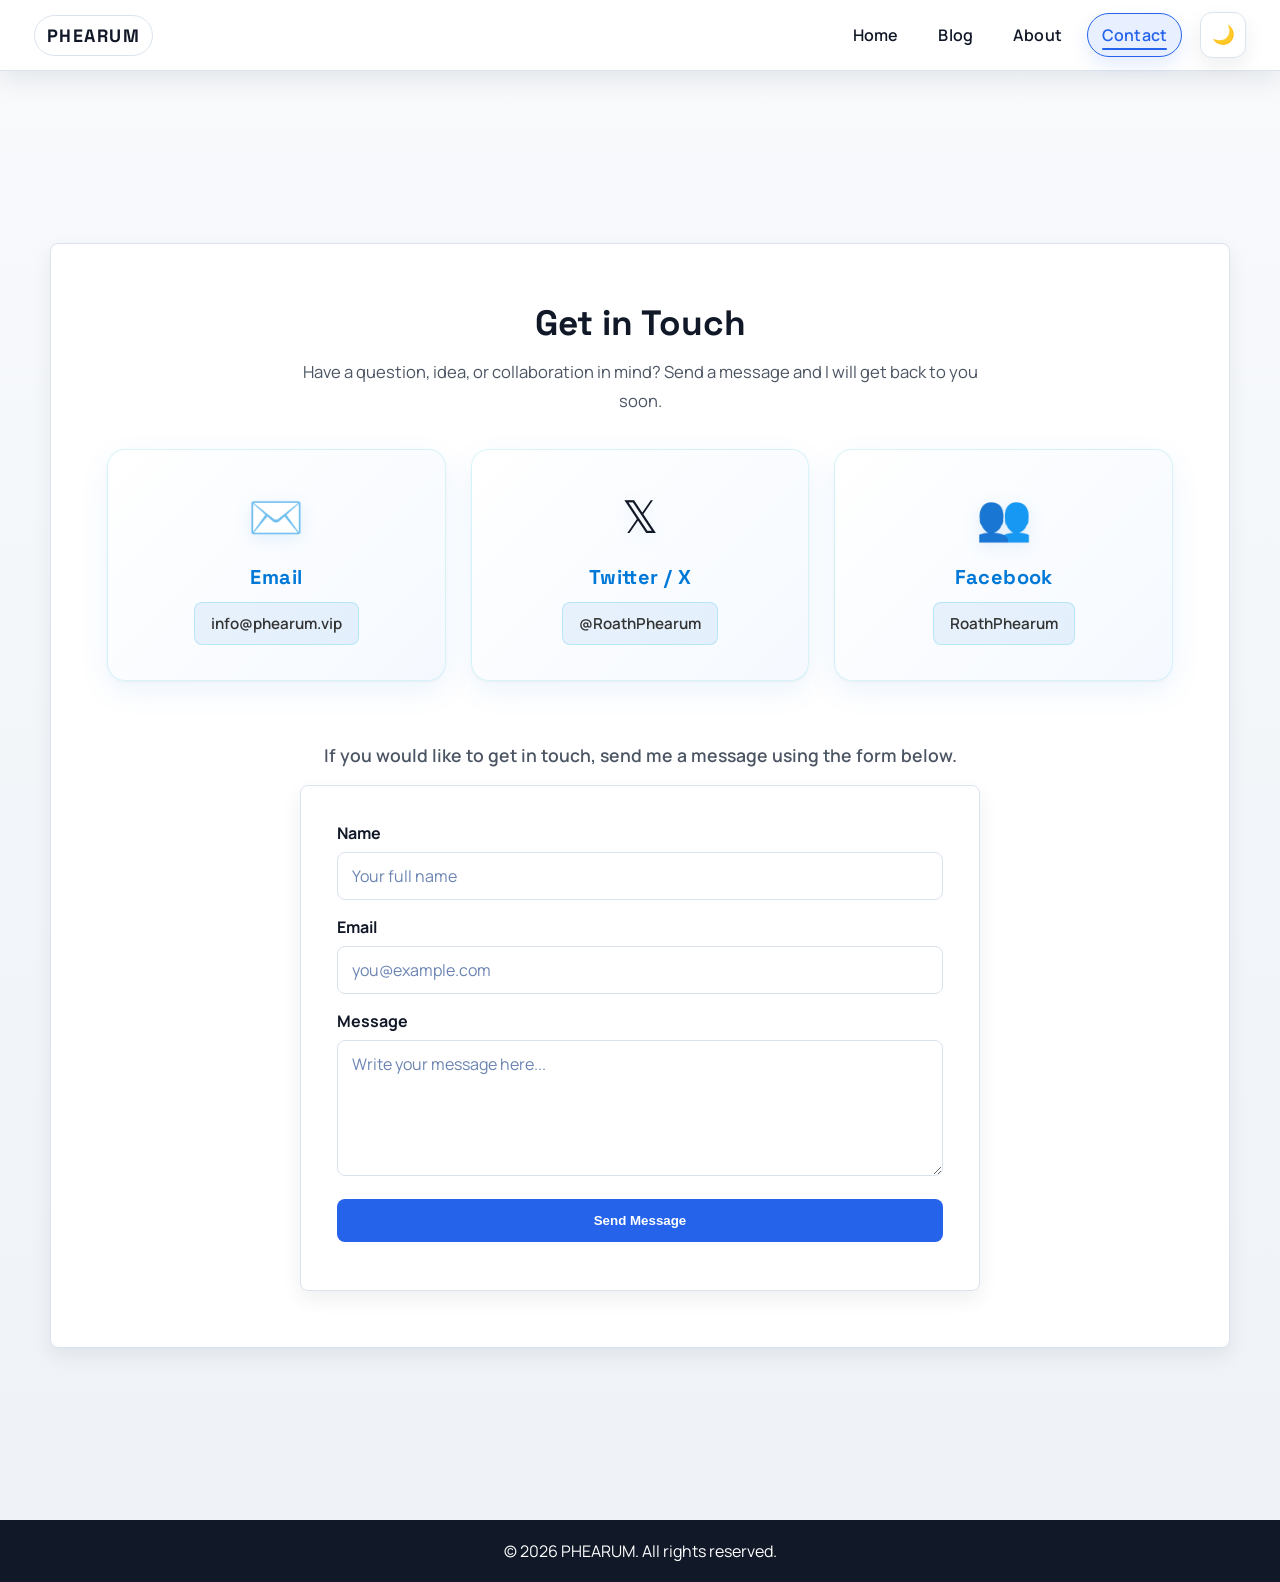
<file: contact.html>
<!DOCTYPE html>
<html lang="en">

<head>
  <meta charset="UTF-8" />
  <meta name="viewport" content="width=device-width, initial-scale=1.0" />
  <title>Contact - PHEARUM</title>
  <link rel="stylesheet" href="style.css" />
</head>

<body>
  <a class="skip-link" href="#main">Skip to main content</a>
  <!-- 🌟 Header -->
  <header>
    <a class="logo" href="index.html" aria-label="Go to Home">PHEARUM</a>
    <nav id="navbar">
      <a href="index.html">Home</a>
      <a href="blog.html">Blog</a>
      <a href="about.html">About</a>
      <a href="contact.html" class="active">Contact</a>
    </nav>
    <button class="menu-toggle" id="menu-toggle" aria-label="Toggle navigation" aria-controls="navbar" aria-expanded="false">
      <span></span>
      <span></span>
      <span></span>
    </button>
    <button id="theme-toggle" class="theme-toggle" aria-label="Toggle dark mode" aria-pressed="false">🌙</button>
  </header>

  <!-- 🧭 Main Content -->
  <main id="main">
    <!-- 📞 Contact Section -->
    <section id="contact" class="contact-section" aria-labelledby="contact-heading">
      <div class="contact-container">
        <h2 id="contact-heading">Get in Touch</h2>
        <p class="contact-intro">
          Have a question, idea, or collaboration in mind? Send a message and I will get back to you soon.
        </p>

        <!-- 💬 Contact Info -->
        <div class="contact-info">
          <div class="contact-item">
            <span class="contact-item-icon">✉️</span>
            <h3>Email</h3>
            <a href="mailto:info@phearum.vip" target="_blank" rel="noopener noreferrer">info@phearum.vip</a>
          </div>

          <div class="contact-item">
            <span class="contact-item-icon">𝕏</span>
            <h3>Twitter / X</h3>
            <a href="https://x.com/RoathPhearum" target="_blank" rel="noopener noreferrer">@RoathPhearum</a>
          </div>

          <div class="contact-item">
            <span class="contact-item-icon">👥</span>
            <h3>Facebook</h3>
            <a href="https://facebook.com/RoathPhearum" target="_blank" rel="noopener noreferrer">RoathPhearum</a>
          </div>
        </div>

        <!-- 💌 Contact Form -->
        <div class="form-wrapper">
          <p>If you would like to get in touch, send me a message using the form below.</p>

          <form class="contact-form" action="mailto:info@phearum.vip" method="post" enctype="text/plain" autocomplete="on">
            <label for="name">Name</label>
            <input type="text" id="name" name="name" placeholder="Your full name" minlength="2" maxlength="60" required />

            <label for="email">Email</label>
            <input type="email" id="email" name="email" placeholder="you@example.com" required />

            <label for="message">Message</label>
            <textarea id="message" name="message" rows="5" maxlength="800" placeholder="Write your message here..." required></textarea>

            <button type="submit" class="btn">Send Message</button>
            <p class="form-status" id="form-status" role="status" aria-live="polite"></p>
          </form>
        </div>
      </div>
    </section>
  </main>

  <!-- ⚓ Footer -->
  <footer>
    <p>© 2026 PHEARUM. All rights reserved.</p>
  </footer>

  <!-- 📜 Script -->
  <script>
    // 🌐 Mobile Menu Toggle
    const menuToggle = document.getElementById('menu-toggle');
    const navbar = document.getElementById('navbar');
    const themeToggle = document.getElementById('theme-toggle');

    if (menuToggle && navbar) {
      menuToggle.addEventListener('click', () => {
        const expanded = menuToggle.getAttribute('aria-expanded') === 'true' || false;
        menuToggle.setAttribute('aria-expanded', String(!expanded));
        navbar.classList.toggle('active');
        menuToggle.classList.toggle('open');
      });
    }

    // Theme Toggle
    (function () {
      if (!themeToggle) return;
      const posKey = 'theme-toggle-pos';
      const applyTheme = (isDark) => {
        document.documentElement.classList.toggle('dark', isDark);
        themeToggle.setAttribute('aria-pressed', String(!!isDark));
        themeToggle.textContent = isDark ? '☀️' : '🌙';
      };
      const stored = localStorage.getItem('site-theme');
      if (stored) applyTheme(stored === 'dark');
      else if (window.matchMedia && window.matchMedia('(prefers-color-scheme: dark)').matches) applyTheme(true);

      const storedPos = localStorage.getItem(posKey);
      if (storedPos) {
        try { const p = JSON.parse(storedPos); themeToggle.style.left = p.left + 'px'; themeToggle.style.top = p.top + 'px'; themeToggle.style.right = 'auto'; } catch (e) {}
      }

      themeToggle.addEventListener('click', () => {
        const isDark = document.documentElement.classList.toggle('dark');
        themeToggle.setAttribute('aria-pressed', String(!!isDark));
        themeToggle.textContent = isDark ? '☀️' : '🌙';
        localStorage.setItem('site-theme', isDark ? 'dark' : 'light');
      });

      let dragging = false, startX = 0, startY = 0, startLeft = 0, startTop = 0;
      themeToggle.addEventListener('pointerdown', (e) => { dragging = true; themeToggle.setPointerCapture(e.pointerId); startX = e.clientX; startY = e.clientY; const r = themeToggle.getBoundingClientRect(); startLeft = r.left; startTop = r.top; e.preventDefault(); });
      window.addEventListener('pointermove', (e) => { if (!dragging) return; const dx = e.clientX - startX; const dy = e.clientY - startY; let left = Math.max(8, Math.min(window.innerWidth - themeToggle.offsetWidth - 8, Math.round(startLeft + dx))); let top = Math.max(8, Math.min(window.innerHeight - themeToggle.offsetHeight - 8, Math.round(startTop + dy))); themeToggle.style.left = left + 'px'; themeToggle.style.top = top + 'px'; themeToggle.style.right = 'auto'; });
      window.addEventListener('pointerup', (e) => { if (!dragging) return; dragging = false; try { themeToggle.releasePointerCapture(e.pointerId); } catch {} const r = themeToggle.getBoundingClientRect(); localStorage.setItem(posKey, JSON.stringify({ left: Math.round(r.left), top: Math.round(r.top) })); });
      themeToggle.addEventListener('dblclick', () => { themeToggle.style.removeProperty('left'); themeToggle.style.removeProperty('top'); themeToggle.style.right = '16px'; themeToggle.style.top = '16px'; localStorage.removeItem(posKey); });
    })();

    // ✨ Smooth fade-in animation for the contact form
    const contactForm = document.querySelector('.contact-form');
    if (contactForm) {
      const observer = new IntersectionObserver((entries, obs) => {
        entries.forEach(entry => {
          if (entry.isIntersecting) {
            entry.target.classList.add('visible');
            obs.unobserve(entry.target);
          }
        });
      }, { threshold: 0.3 });

      observer.observe(contactForm);
    }
    // Contact form feedback for static hosting
    const formStatus = document.getElementById('form-status');
    if (contactForm && formStatus) {
      contactForm.addEventListener('submit', (event) => {
        event.preventDefault();
        const submitBtn = contactForm.querySelector('button[type="submit"]');
        const nameInput = contactForm.querySelector('#name');
        const emailInput = contactForm.querySelector('#email');
        const messageInput = contactForm.querySelector('#message');
        if (submitBtn) submitBtn.disabled = true;

        const firstName = nameInput && nameInput.value ? nameInput.value.trim().split(' ')[0] : '';
        const body = [
          `Name: ${nameInput ? nameInput.value.trim() : ''}`,
          `Email: ${emailInput ? emailInput.value.trim() : ''}`,
          '',
          messageInput ? messageInput.value.trim() : ''
        ].join('\n');

        formStatus.textContent = firstName
          ? `Thanks, ${firstName}! Opening your email app now.`
          : 'Thanks! Opening your email app now.';
        formStatus.classList.add('show');
        window.location.href = `mailto:info@phearum.vip?subject=${encodeURIComponent('PHEARUM contact message')}&body=${encodeURIComponent(body)}`;

        setTimeout(() => {
          contactForm.reset();
          if (submitBtn) submitBtn.disabled = false;
        }, 400);
      });
    }

  </script>
</body>

</html>
</file>
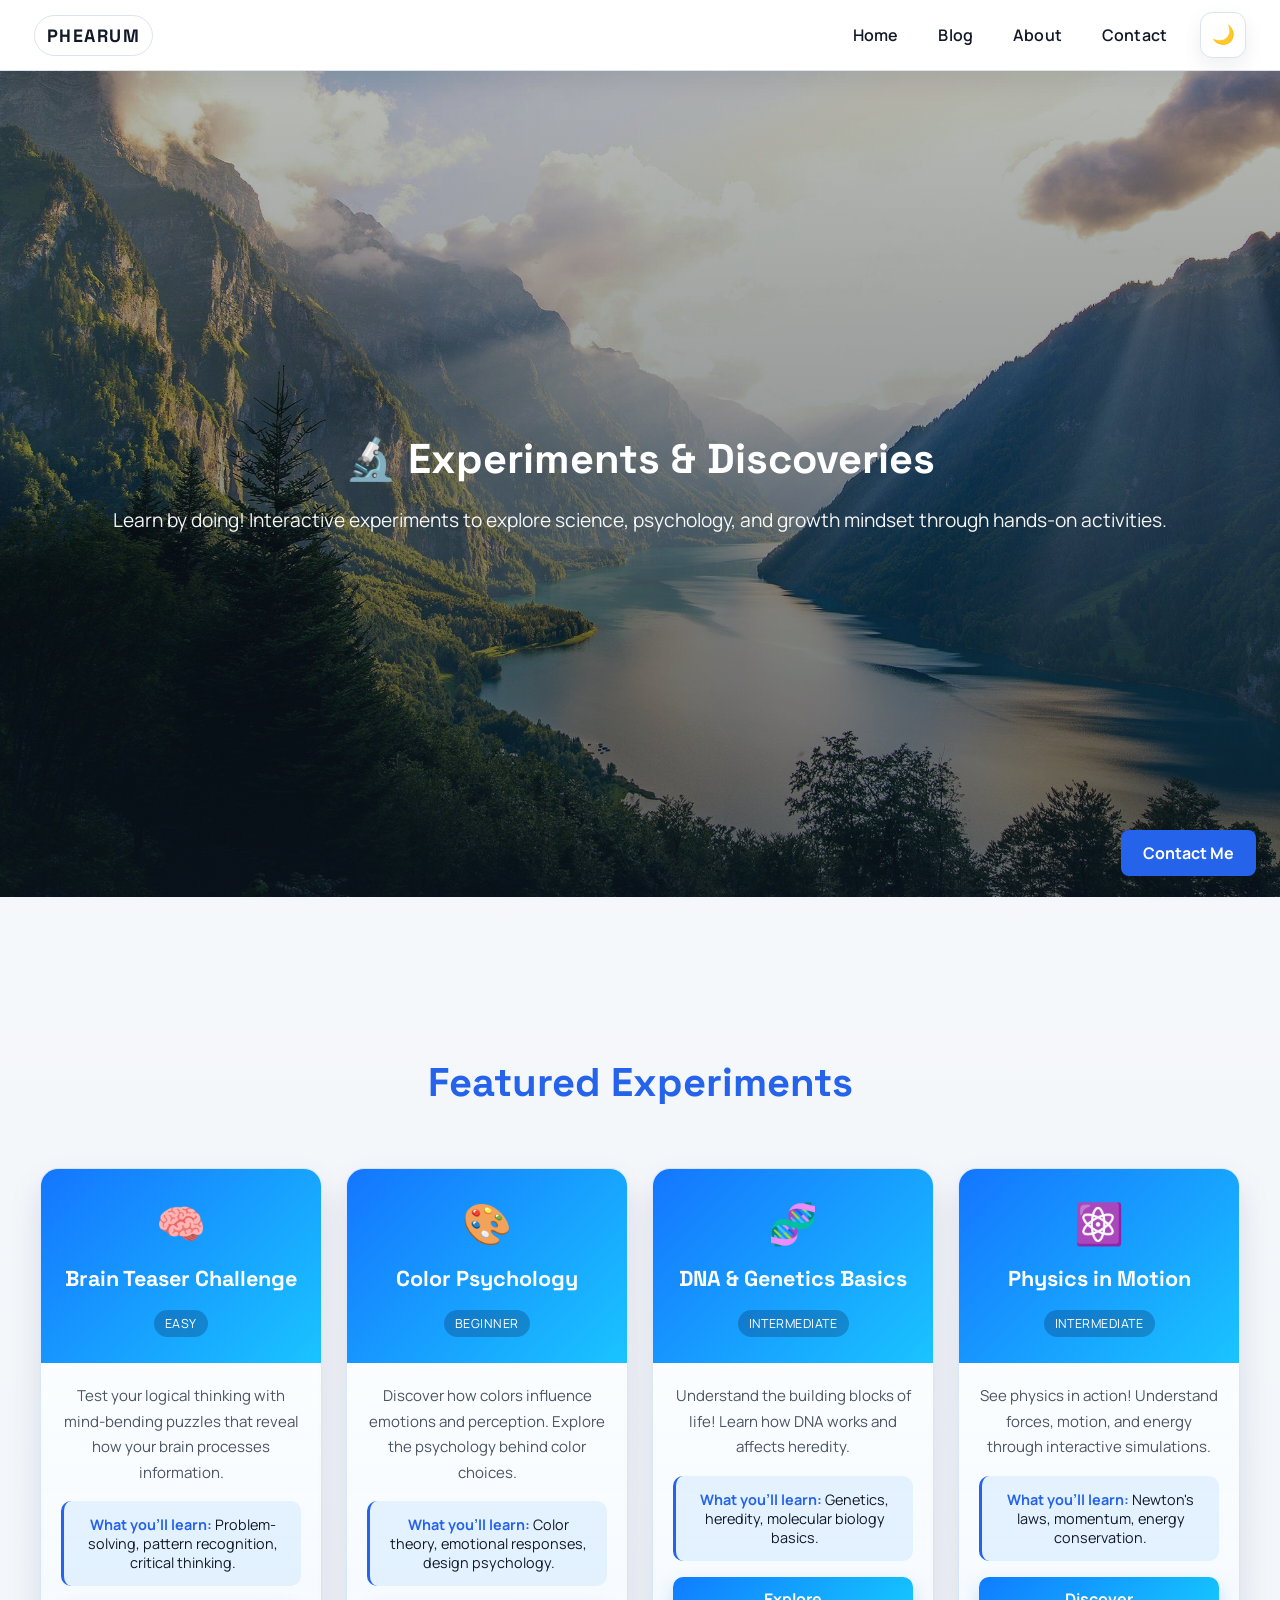
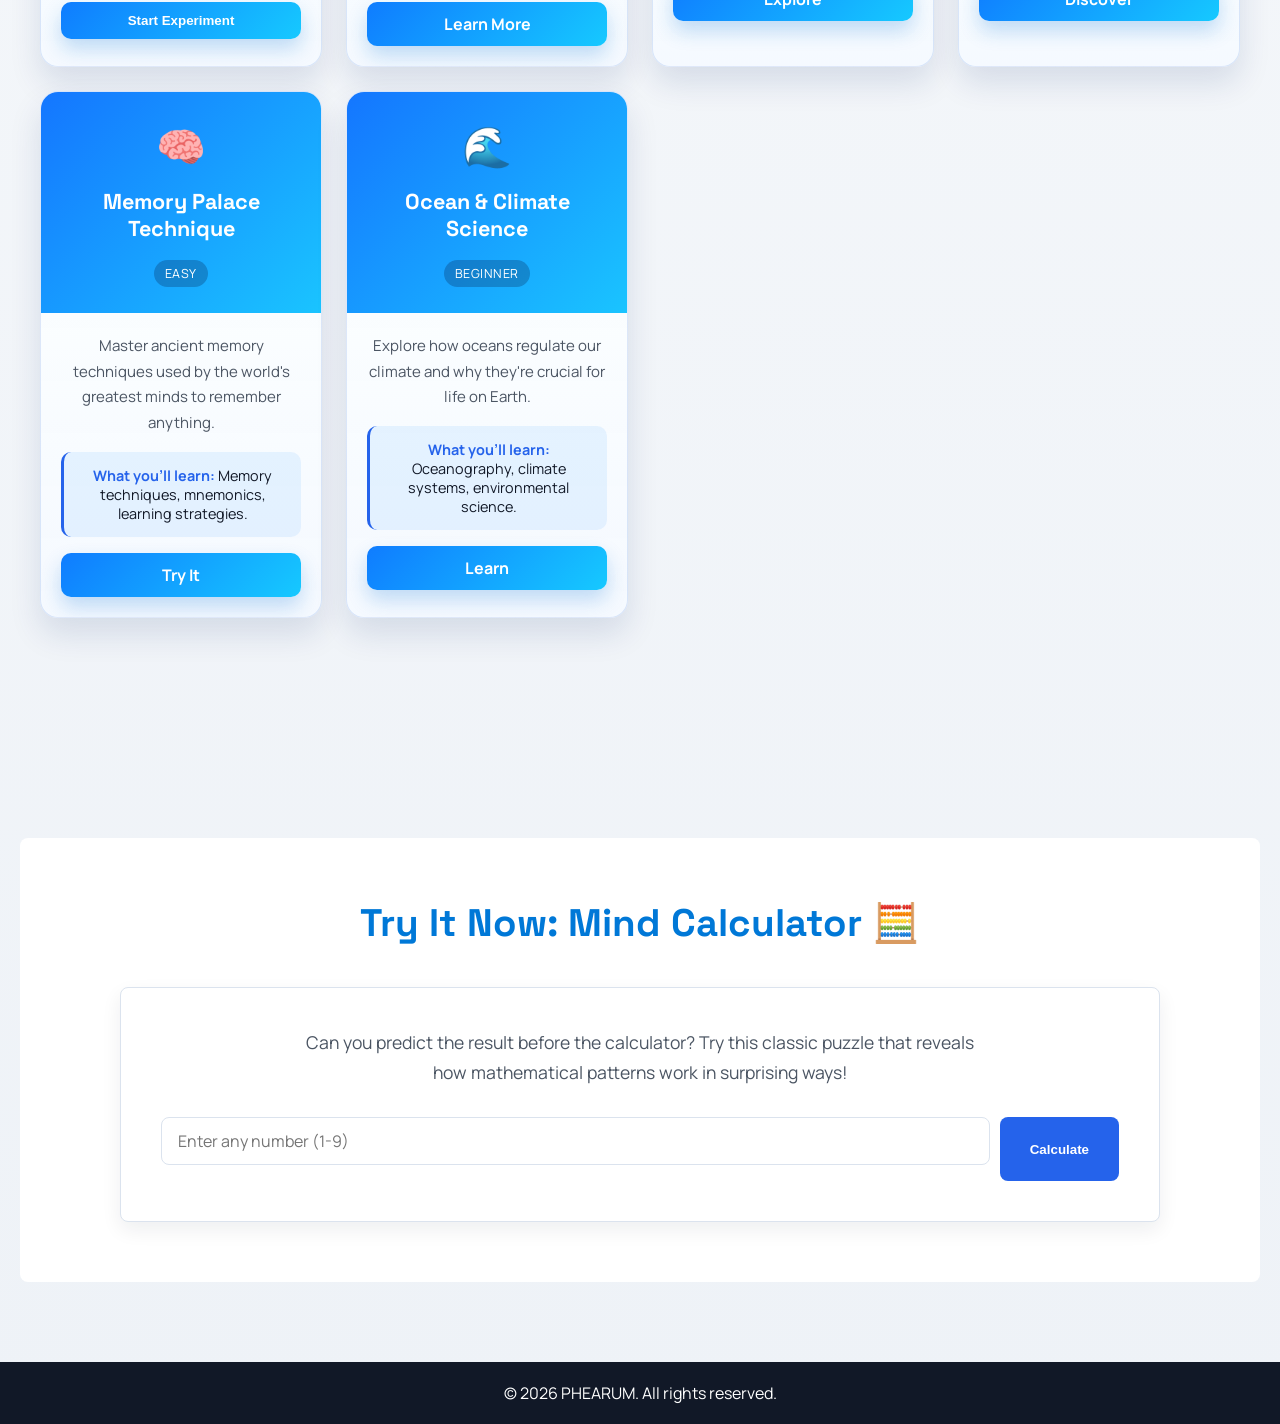
<file: experiments.html>
<!DOCTYPE html>
<html lang="en">
<head>
  <meta charset="UTF-8" />
  <meta name="viewport" content="width=device-width, initial-scale=1.0" />
  <title>Experiments - PHEARUM</title>
  <link rel="preconnect" href="https://fonts.googleapis.com">
  <link rel="preconnect" href="https://fonts.gstatic.com" crossorigin>
  <link href="https://fonts.googleapis.com/css2?family=Poppins:wght@300;400;600;700&display=swap" rel="stylesheet">
  <link rel="stylesheet" href="style.css" />
  <style>
    /* Experiments Page Styles */
    .experiments-hero {
      background: var(--hero-overlay), url('images/BG.jpg') no-repeat center/cover;
      background-attachment: fixed;
      min-height: calc(100vh - 74px);
      display: flex;
      align-items: center;
      justify-content: center;
      color: white;
      text-align: center;
      padding: 40px 20px;
    }

    .experiments-hero-content {
      width: min(1100px, 92vw);
      max-width: none;
      animation: rise-in 1s ease forwards;
    }

    .experiments-hero h1 {
      font-size: 2.6rem;
      margin-bottom: 20px;
      text-shadow: none;
    }

    .experiments-hero p {
      font-size: 1.2rem;
      opacity: 0.95;
      line-height: 1.6;
    }

    /* Experiments Container */
    .experiments-section {
      padding: 80px 20px;
      width: 100%;
      max-width: 1320px;
      margin: 0 auto;
    }

    .experiments-section h2 {
      font-size: 2.5rem;
      color: var(--brand);
      text-align: center;
      margin-bottom: 60px;
    }

    /* Experiment Grid */
    .experiments-grid {
      display: grid;
      grid-template-columns: repeat(auto-fit, minmax(280px, 1fr));
      gap: 24px;
      margin-bottom: 60px;
    }

    /* Experiment Card */
    .experiment-card {
      position: relative;
      background: linear-gradient(180deg, rgba(255, 255, 255, 0.94), rgba(245, 250, 255, 0.9));
      border-radius: 18px;
      overflow: hidden;
      box-shadow: 0 16px 32px rgba(9, 43, 110, 0.12);
      transition: transform 0.28s ease, box-shadow 0.28s ease, border-color 0.28s ease;
      border: 1px solid rgba(94, 140, 223, 0.2);
    }

    .experiment-card:hover {
      transform: translateY(-6px);
      box-shadow: 0 22px 40px rgba(9, 43, 110, 0.18);
      border-color: rgba(25, 137, 255, 0.36);
    }

    .experiment-card-header {
      background: linear-gradient(135deg, #1476ff, #1ac4ff);
      padding: 26px 20px;
      color: white;
      text-align: center;
    }

    .experiment-card-header h3 {
      font-size: 1.35rem;
      margin: 0;
      margin-bottom: 8px;
    }

    .experiment-emoji {
      font-size: 2.5rem;
      display: block;
      margin-bottom: 15px;
    }

    .experiment-level {
      font-size: 0.78rem;
      background: rgba(4, 25, 68, 0.26);
      display: inline-block;
      padding: 5px 11px;
      border-radius: 999px;
      margin-top: 10px;
      letter-spacing: 0.04em;
      text-transform: uppercase;
    }

    .experiment-card-body {
      padding: 20px;
    }

    .experiment-description {
      color: var(--text-soft);
      line-height: 1.7;
      margin-bottom: 16px;
      font-size: 0.94rem;
    }

    .experiment-what {
      background: rgba(12, 124, 255, 0.08);
      padding: 14px;
      border-left: 3px solid var(--brand);
      border-radius: 10px;
      margin-bottom: 16px;
      font-size: 0.9rem;
    }

    .experiment-what strong {
      color: var(--brand);
    }

    .experiment-btn {
      background: linear-gradient(135deg, #0f7cff, #16c9ff);
      color: #fff;
      border: none;
      padding: 11px 18px;
      border-radius: 10px;
      font-weight: 700;
      cursor: pointer;
      transition: all 0.3s ease;
      width: 100%;
      text-align: center;
      text-decoration: none;
      display: inline-block;
      box-shadow: 0 10px 20px rgba(12, 114, 214, 0.24);
    }

    .experiment-btn:hover {
      background: linear-gradient(135deg, #0b68d9, #10abd9);
      transform: translateY(-2px);
      box-shadow: 0 14px 24px rgba(12, 114, 214, 0.32);
    }

    /* Interactive Experiment */
    .interactive-section {
      background: var(--surface);
      padding: 60px 20px;
      border-radius: 8px;
      margin-top: 80px;
    }

    .interactive-section h2 {
      text-align: center;
      margin-bottom: 40px;
    }

    .interactive-container {
      width: 100%;
      max-width: 1040px;
      margin: 0 auto;
      background: var(--surface);
      padding: 40px;
      border-radius: 8px;
      border: 1px solid var(--line);
      box-shadow: var(--shadow-card);
    }

    .interactive-description {
      text-align: center;
      color: var(--text-soft);
      margin-bottom: 30px;
      line-height: 1.7;
    }

    .experiment-demo {
      display: flex;
      flex-direction: column;
      gap: 20px;
    }

    .demo-input {
      display: flex;
      gap: 10px;
    }

    .demo-input input {
      flex: 1;
      padding: 12px 16px;
      border: 1px solid var(--line);
      border-radius: 8px;
      font-size: 1rem;
      transition: all 0.3s ease;
    }

    .demo-input input:focus {
      outline: none;
      border-color: var(--brand);
      box-shadow: 0 0 0 3px rgba(37, 99, 235, 0.16);
    }

    .demo-btn {
      background: var(--brand);
      color: #fff;
      border: none;
      padding: 12px 30px;
      border-radius: 8px;
      font-weight: 600;
      cursor: pointer;
      transition: all 0.3s ease;
    }

    .demo-btn:hover {
      background: var(--brand-2);
      transform: translateY(-1px);
    }

    .demo-result {
      background: var(--brand-3);
      border-left: 4px solid var(--brand);
      padding: 20px;
      border-radius: 8px;
      min-height: 60px;
      display: flex;
      align-items: center;
      justify-content: center;
      text-align: center;
      font-size: 1.1rem;
      color: var(--text);
      font-weight: 600;
      display: none;
    }

    .demo-result.show {
      display: flex;
    }

    /* Dark Theme */
    .dark .experiment-card {
      background: linear-gradient(180deg, rgba(17, 31, 58, 0.96), rgba(12, 24, 45, 0.94));
      border-color: rgba(102, 153, 236, 0.24);
    }

    .dark .experiment-card-body {
      color: #e6eef8;
    }

    .dark .experiment-description,
    .dark .interactive-description {
      color: #b0b8c8;
    }

    .dark .experiment-what {
      background: rgba(0,120,215,0.16);
      color: #b0b8c8;
    }

    .dark .experiment-what strong {
      color: #00e5ff;
    }

    .dark .interactive-section {
      background: var(--surface);
    }

    .dark .interactive-container {
      background: #1a1a2e;
    }

    .dark .demo-input input {
      background: #2a2a3e;
      color: #e6eef8;
      border-color: #00bcd4;
    }

    .dark .demo-result {
      background: rgba(0,188,212,0.1);
      color: #00e5ff;
    }

    @media (max-width: 768px) {
      .experiments-hero h1 {
        font-size: 2rem;
      }

      .experiments-section {
        padding: 40px 15px;
      }

      .experiments-section h2 {
        font-size: 1.8rem;
      }

      .interactive-container {
        padding: 25px;
      }
    }
  </style>
</head>

<body>
  <a class="skip-link" href="#main">Skip to main content</a>
  <!-- 🌟 Header -->
  <header>
    <a class="logo" href="index.html" aria-label="Go to Home">PHEARUM</a>
    <nav id="navbar">
      <a href="index.html">Home</a>
      <a href="blog.html">Blog</a>
      <a href="about.html">About</a>
      <a href="contact.html">Contact</a>
    </nav>
    <button class="menu-toggle" id="menu-toggle" aria-label="Toggle menu" aria-controls="navbar" aria-expanded="false">
      <span></span>
      <span></span>
      <span></span>
    </button>
    <button id="theme-toggle" class="theme-toggle" aria-label="Toggle dark mode" aria-pressed="false">🌙</button>
  </header>

  <!-- 🔬 Hero Section -->
  <section class="experiments-hero">
    <div class="experiments-hero-content">
      <h1>🔬 Experiments & Discoveries</h1>
      <p>Learn by doing! Interactive experiments to explore science, psychology, and growth mindset through hands-on activities.</p>
    </div>
  </section>

  <!-- 🧪 Main Content -->
  <main id="main">
    <!-- Experiment Cards -->
    <section class="experiments-section">
      <h2>Featured Experiments</h2>
      <div class="experiments-grid">
        <!-- Experiment 1 -->
        <div class="experiment-card">
          <div class="experiment-card-header">
            <span class="experiment-emoji">🧠</span>
            <h3>Brain Teaser Challenge</h3>
            <span class="experiment-level">Easy</span>
          </div>
          <div class="experiment-card-body">
            <p class="experiment-description">Test your logical thinking with mind-bending puzzles that reveal how your brain processes information.</p>
            <div class="experiment-what">
              <strong>What you'll learn:</strong> Problem-solving, pattern recognition, critical thinking.
            </div>
            <button class="experiment-btn" onclick="scrollToDemo()">Start Experiment</button>
          </div>
        </div>

        <!-- Experiment 2 -->
        <div class="experiment-card">
          <div class="experiment-card-header">
            <span class="experiment-emoji">🎨</span>
            <h3>Color Psychology</h3>
            <span class="experiment-level">Beginner</span>
          </div>
          <div class="experiment-card-body">
            <p class="experiment-description">Discover how colors influence emotions and perception. Explore the psychology behind color choices.</p>
            <div class="experiment-what">
              <strong>What you'll learn:</strong> Color theory, emotional responses, design psychology.
            </div>
            <a href="#interactive" class="experiment-btn">Learn More</a>
          </div>
        </div>

        <!-- Experiment 3 -->
        <div class="experiment-card">
          <div class="experiment-card-header">
            <span class="experiment-emoji">🧬</span>
            <h3>DNA & Genetics Basics</h3>
            <span class="experiment-level">Intermediate</span>
          </div>
          <div class="experiment-card-body">
            <p class="experiment-description">Understand the building blocks of life! Learn how DNA works and affects heredity.</p>
            <div class="experiment-what">
              <strong>What you'll learn:</strong> Genetics, heredity, molecular biology basics.
            </div>
            <a href="#interactive" class="experiment-btn">Explore</a>
          </div>
        </div>

        <!-- Experiment 4 -->
        <div class="experiment-card">
          <div class="experiment-card-header">
            <span class="experiment-emoji">⚛️</span>
            <h3>Physics in Motion</h3>
            <span class="experiment-level">Intermediate</span>
          </div>
          <div class="experiment-card-body">
            <p class="experiment-description">See physics in action! Understand forces, motion, and energy through interactive simulations.</p>
            <div class="experiment-what">
              <strong>What you'll learn:</strong> Newton's laws, momentum, energy conservation.
            </div>
            <a href="#interactive" class="experiment-btn">Discover</a>
          </div>
        </div>

        <!-- Experiment 5 -->
        <div class="experiment-card">
          <div class="experiment-card-header">
            <span class="experiment-emoji">🧠</span>
            <h3>Memory Palace Technique</h3>
            <span class="experiment-level">Easy</span>
          </div>
          <div class="experiment-card-body">
            <p class="experiment-description">Master ancient memory techniques used by the world's greatest minds to remember anything.</p>
            <div class="experiment-what">
              <strong>What you'll learn:</strong> Memory techniques, mnemonics, learning strategies.
            </div>
            <a href="#interactive" class="experiment-btn">Try It</a>
          </div>
        </div>

        <!-- Experiment 6 -->
        <div class="experiment-card">
          <div class="experiment-card-header">
            <span class="experiment-emoji">🌊</span>
            <h3>Ocean & Climate Science</h3>
            <span class="experiment-level">Beginner</span>
          </div>
          <div class="experiment-card-body">
            <p class="experiment-description">Explore how oceans regulate our climate and why they're crucial for life on Earth.</p>
            <div class="experiment-what">
              <strong>What you'll learn:</strong> Oceanography, climate systems, environmental science.
            </div>
            <a href="#interactive" class="experiment-btn">Learn</a>
          </div>
        </div>
      </div>
    </section>

    <!-- Interactive Demo Section -->
    <section class="interactive-section" id="interactive">
      <h2>Try It Now: Mind Calculator 🧮</h2>
      <div class="interactive-container">
        <p class="interactive-description">
          Can you predict the result before the calculator? Try this classic puzzle that reveals how mathematical patterns work in surprising ways!
        </p>
        <div class="experiment-demo">
          <div class="demo-input">
            <input type="number" id="demoNumber" placeholder="Enter any number (1-9)" min="1" max="9" />
            <button class="demo-btn" onclick="calculateMagic()">Calculate</button>
          </div>
          <div class="demo-result" id="demoResult"></div>
        </div>
      </div>
    </section>
  </main>

  <!-- ⚓ Footer -->
  <footer>
    <p>© 2026 PHEARUM. All rights reserved.</p>
  </footer>

  <!-- 🌟 Floating Contact Button -->
  <a href="contact.html" class="floating-contact-btn">Contact Me</a>

  <!-- 📜 Scripts -->
  <script>
    // Menu Toggle
    const menuToggle = document.getElementById('menu-toggle');
    const navbar = document.getElementById('navbar');
    const themeToggle = document.getElementById('theme-toggle');

    if (menuToggle && navbar) {
      menuToggle.addEventListener('click', () => {
        const expanded = menuToggle.getAttribute('aria-expanded') === 'true';
        navbar.classList.toggle('active');
        menuToggle.classList.toggle('open');
        menuToggle.setAttribute('aria-expanded', String(!expanded));
      });
    }

    // Theme Toggle
    (function () {
      if (!themeToggle) return;
      const posKey = 'theme-toggle-pos';
      const applyTheme = (isDark) => {
        document.documentElement.classList.toggle('dark', isDark);
        themeToggle.setAttribute('aria-pressed', String(!!isDark));
        themeToggle.textContent = isDark ? '☀️' : '🌙';
      };
      const stored = localStorage.getItem('site-theme');
      if (stored) applyTheme(stored === 'dark');
      else if (window.matchMedia && window.matchMedia('(prefers-color-scheme: dark)').matches) applyTheme(true);

      const storedPos = localStorage.getItem(posKey);
      if (storedPos) {
        try { const p = JSON.parse(storedPos); themeToggle.style.left = p.left + 'px'; themeToggle.style.top = p.top + 'px'; themeToggle.style.right = 'auto'; } catch (e) {}
      }

      themeToggle.addEventListener('click', () => {
        const isDark = document.documentElement.classList.toggle('dark');
        themeToggle.setAttribute('aria-pressed', String(!!isDark));
        themeToggle.textContent = isDark ? '☀️' : '🌙';
        localStorage.setItem('site-theme', isDark ? 'dark' : 'light');
      });

      let dragging = false, startX = 0, startY = 0, startLeft = 0, startTop = 0;
      themeToggle.addEventListener('pointerdown', (e) => { dragging = true; themeToggle.setPointerCapture(e.pointerId); startX = e.clientX; startY = e.clientY; const r = themeToggle.getBoundingClientRect(); startLeft = r.left; startTop = r.top; e.preventDefault(); });
      window.addEventListener('pointermove', (e) => { if (!dragging) return; const dx = e.clientX - startX; const dy = e.clientY - startY; let left = Math.max(8, Math.min(window.innerWidth - themeToggle.offsetWidth - 8, Math.round(startLeft + dx))); let top = Math.max(8, Math.min(window.innerHeight - themeToggle.offsetHeight - 8, Math.round(startTop + dy))); themeToggle.style.left = left + 'px'; themeToggle.style.top = top + 'px'; themeToggle.style.right = 'auto'; });
      window.addEventListener('pointerup', (e) => { if (!dragging) return; dragging = false; try { themeToggle.releasePointerCapture(e.pointerId); } catch {} const r = themeToggle.getBoundingClientRect(); localStorage.setItem(posKey, JSON.stringify({ left: Math.round(r.left), top: Math.round(r.top) })); });
      themeToggle.addEventListener('dblclick', () => { themeToggle.style.removeProperty('left'); themeToggle.style.removeProperty('top'); themeToggle.style.right = '16px'; themeToggle.style.top = '16px'; localStorage.removeItem(posKey); });
    })();

    // Magic Calculator Demo
    function calculateMagic() {
      const num = parseInt(document.getElementById('demoNumber').value);
      const result = document.getElementById('demoResult');
      
      if (isNaN(num) || num < 1 || num > 9) {
        result.textContent = '⚠️ Please enter a number between 1 and 9';
        result.classList.add('show');
        return;
      }

      // Classic number trick: double, add 10, halve, then subtract the original.
      const step1 = num * 2;
      const step2 = step1 + 10;
      const step3 = step2 / 2;
      const finalResult = step3 - num;

      result.textContent = `✨ The magic number is: ${finalResult}`;
      result.classList.add('show');
    }

    // Enter key support for demo
    document.getElementById('demoNumber').addEventListener('keypress', (e) => {
      if (e.key === 'Enter') calculateMagic();
    });

    // Scroll to interactive demo
    function scrollToDemo() {
      document.getElementById('interactive').scrollIntoView({ behavior: 'smooth' });
    }
  </script>
</body>

</html>
</file>
<file: style.css>
@import url('https://fonts.googleapis.com/css2?family=Space+Grotesk:wght@400;500;600;700&family=Manrope:wght@400;500;600;700&display=swap');

:root {
  --bg: #f8fafc;
  --bg-soft: #eef2f7;
  --surface: #ffffff;
  --surface-solid: #ffffff;
  --text: #111827;
  --text-soft: #4b5563;
  --brand: #2563eb;
  --brand-2: #1d4ed8;
  --brand-3: #e8f0ff;
  --line: #dbe3ee;
  --hero-overlay: linear-gradient(180deg, rgba(13, 24, 38, 0.26), rgba(13, 24, 38, 0.62));
  --shadow-soft: 0 10px 26px rgba(17, 24, 39, 0.08);
  --shadow-card: 0 8px 20px rgba(17, 24, 39, 0.07);
}

:root.dark,
.dark {
  --bg: #0f172a;
  --bg-soft: #111827;
  --surface: #172033;
  --surface-solid: #111827;
  --text: #f8fafc;
  --text-soft: #cbd5e1;
  --brand: #60a5fa;
  --brand-2: #93c5fd;
  --brand-3: #1e3a5f;
  --line: #334155;
  --hero-overlay: linear-gradient(180deg, rgba(11, 15, 20, 0.34), rgba(11, 15, 20, 0.72));
  --shadow-soft: 0 12px 30px rgba(0, 0, 0, 0.26);
  --shadow-card: 0 10px 26px rgba(0, 0, 0, 0.22);
}

* {
  box-sizing: border-box;
  margin: 0;
  padding: 0;
}

html {
  scroll-behavior: smooth;
}

body {
  position: relative;
  min-height: 100vh;
  overflow-x: hidden;
  display: flex;
  flex-direction: column;
  font-family: 'Manrope', 'Segoe UI', sans-serif;
  color: var(--text);
  background: linear-gradient(180deg, var(--bg), var(--bg-soft));
}

body::before {
  display: none;
}

h1,
h2,
h3,
h4,
h5,
h6 {
  font-family: 'Space Grotesk', 'Segoe UI', sans-serif;
  letter-spacing: 0;
}

main {
  flex: 1;
  padding: 80px 20px;
  text-align: center;
}

.content {
  max-width: 900px;
  margin: 0 auto;
  padding: 60px 20px;
  text-align: left;
}

.skip-link {
  position: absolute;
  left: -9999px;
  top: auto;
  width: 1px;
  height: 1px;
  overflow: hidden;
}

.skip-link:focus {
  left: 14px;
  top: 14px;
  width: auto;
  height: auto;
  padding: 10px 14px;
  border-radius: 8px;
  border: 1px solid transparent;
  background: var(--brand);
  color: #fff;
  z-index: 2000;
}

header {
  position: sticky;
  top: 0;
  z-index: 1000;
  display: flex;
  align-items: center;
  gap: 16px;
  padding: 12px clamp(14px, 3vw, 34px);
  background: linear-gradient(180deg, rgba(255, 255, 255, 0.98), rgba(255, 255, 255, 0.92));
  border-bottom: 1px solid var(--line);
  box-shadow: 0 10px 24px rgba(17, 24, 39, 0.08);
  backdrop-filter: blur(14px);
  animation: header-drop 0.65s ease both;
  transition: box-shadow 0.24s ease, background-color 0.24s ease, border-color 0.24s ease;
}

header:hover {
  box-shadow: 0 16px 36px rgba(17, 24, 39, 0.12);
}

.dark header {
  background: linear-gradient(180deg, rgba(15, 23, 42, 0.98), rgba(15, 23, 42, 0.92));
}

.logo {
  text-decoration: none;
  display: inline-flex;
  align-items: center;
  color: var(--text);
  font-family: 'Space Grotesk', 'Segoe UI', sans-serif;
  font-size: 1.12rem;
  font-weight: 700;
  letter-spacing: 0.08em;
  text-transform: uppercase;
  padding: 8px 12px;
  border: 1px solid var(--line);
  border-radius: 999px;
  background: var(--surface);
  animation: header-item-in 0.5s ease 0.12s both;
  transition: color 0.24s ease, transform 0.24s ease, border-color 0.24s ease, box-shadow 0.24s ease;
}

.logo:hover {
  color: var(--brand);
  transform: translateY(-1px);
  border-color: var(--brand);
  box-shadow: 0 8px 18px rgba(37, 99, 235, 0.14);
}

nav {
  margin-left: auto;
  display: flex;
  align-items: center;
  gap: 10px;
}

nav a {
  position: relative;
  display: inline-flex;
  align-items: center;
  text-decoration: none;
  color: var(--text);
  font-weight: 600;
  letter-spacing: 0.01em;
  padding: 10px 14px;
  border-radius: 999px;
  border: 1px solid transparent;
  opacity: 0;
  animation: header-item-in 0.45s ease both;
  transition: color 0.24s ease, transform 0.24s ease, background-color 0.24s ease, border-color 0.24s ease, box-shadow 0.24s ease;
}

nav a:nth-child(1) {
  animation-delay: 0.18s;
}

nav a:nth-child(2) {
  animation-delay: 0.24s;
}

nav a:nth-child(3) {
  animation-delay: 0.3s;
}

nav a:nth-child(4) {
  animation-delay: 0.36s;
}

nav a::after {
  content: '';
  position: absolute;
  left: 14px;
  right: 14px;
  bottom: 6px;
  height: 2px;
  transform: scaleX(0);
  transform-origin: center;
  transition: transform 0.24s ease;
  background: var(--brand);
  border-radius: 8px;
}

nav a:hover,
nav a.active {
  color: var(--brand);
  transform: translateY(-1px);
  background: var(--brand-3);
  border-color: var(--brand);
  box-shadow: 0 8px 18px rgba(37, 99, 235, 0.12);
}

nav a:hover::after,
nav a.active::after {
  transform: scaleX(1);
}

nav a:focus-visible,
header .menu-toggle:focus-visible,
header .theme-toggle:focus-visible {
  outline: 2px solid var(--brand);
  outline-offset: 2px;
}

header .menu-toggle {
  display: none;
  flex-direction: column;
  gap: 4px;
  width: 42px;
  height: 42px;
  border-radius: 12px;
  border: 1px solid var(--line);
  background: var(--surface);
  cursor: pointer;
  align-items: center;
  justify-content: center;
  transition: transform 0.2s ease, box-shadow 0.2s ease, border-color 0.2s ease, background-color 0.2s ease;
  animation: header-item-in 0.45s ease 0.4s both;
}

header .menu-toggle span {
  width: 19px;
  height: 2px;
  border-radius: 2px;
  background: var(--text);
  transition: transform 0.2s ease, opacity 0.2s ease;
}

header .menu-toggle:hover {
  transform: translateY(-1px);
  border-color: var(--brand);
  box-shadow: 0 10px 20px rgba(37, 99, 235, 0.14);
}

header .menu-toggle.open span:nth-child(1) {
  transform: translateY(6px) rotate(45deg);
}

header .menu-toggle.open span:nth-child(2) {
  opacity: 0;
}

header .menu-toggle.open span:nth-child(3) {
  transform: translateY(-6px) rotate(-45deg);
}

header .theme-toggle {
  position: static;
  margin-left: 2px;
  width: 46px;
  height: 46px;
  border-radius: 12px;
  border: 1px solid var(--line);
  background: var(--surface);
  color: var(--text);
  font-size: 1.15rem;
  cursor: pointer;
  box-shadow: var(--shadow-card);
  backdrop-filter: blur(9px);
  transition: transform 0.2s ease, box-shadow 0.2s ease, border-color 0.2s ease;
  flex: 0 0 auto;
}

header .theme-toggle:hover {
  transform: translateY(-1px) scale(1.02);
  border-color: var(--brand);
  box-shadow: var(--shadow-soft);
}

.dark header .theme-toggle {
  color: var(--text);
  background: var(--surface);
  border-color: var(--line);
}

.hero {
  position: relative;
  width: 100vw;
  min-height: calc(100vh - 74px);
  margin-left: calc(50% - 50vw);
  display: flex;
  align-items: center;
  justify-content: center;
  text-align: center;
  overflow: hidden;
  color: #fff;
  background: url('images/BG.jpg') center / cover no-repeat;
}

.hero::before {
  content: '';
  position: absolute;
  inset: 0;
  background: var(--hero-overlay);
}

.hero-content {
  position: relative;
  z-index: 1;
  width: min(1180px, 92vw);
  padding: 46px 30px;
  border-radius: 0;
  background: transparent;
  border: 0;
  box-shadow: none;
  backdrop-filter: none;
  animation: rise-in 0.8s ease both;
}

.hero h1 {
  font-size: 2.8rem;
  margin-bottom: 14px;
  line-height: 1.04;
}

.hero-subtitle,
.greeting {
  font-size: 1.05rem;
  opacity: 0.96;
  margin-bottom: 10px;
}

.hero-desc,
.hero p {
  max-width: 760px;
  margin: 0 auto 24px;
  line-height: 1.72;
  color: rgba(244, 249, 255, 0.92);
}

.btn-group {
  display: inline-flex;
  flex-wrap: wrap;
  gap: 12px;
  justify-content: center;
}

.btn,
button.btn,
.blog-content .btn,
.experiment-btn,
.demo-btn,
.load-more-btn {
  display: inline-flex;
  align-items: center;
  justify-content: center;
  text-decoration: none;
  border: 0;
  border-radius: 8px;
  padding: 12px 24px;
  font-weight: 700;
  letter-spacing: 0;
  color: #ffffff;
  background: var(--brand);
  box-shadow: none;
  transition: transform 0.22s ease, box-shadow 0.22s ease, filter 0.22s ease;
  cursor: pointer;
}

.btn:hover,
button.btn:hover,
.blog-content .btn:hover,
.experiment-btn:hover,
.demo-btn:hover,
.load-more-btn:hover {
  transform: translateY(-2px);
  background: var(--brand-2);
  box-shadow: var(--shadow-card);
  filter: none;
}

.btn-outline {
  background: transparent;
  color: #ffffff;
  border: 1px solid rgba(255, 255, 255, 0.38);
  box-shadow: none;
}

.btn-outline:hover {
  background: rgba(255, 255, 255, 0.14);
  box-shadow: none;
}

main h2 {
  color: #0078d7;
  font-size: 2.4rem;
  margin-bottom: 15px;
}

main p {
  color: #555;
  font-size: 1.1rem;
  max-width: 700px;
  margin: 0 auto;
  line-height: 1.7;
}

.about-points {
  margin-top: 16px;
  padding-left: 18px;
  display: grid;
  gap: 10px;
  color: var(--text-soft);
}

.about-points li::marker {
  color: var(--brand);
}

.blog-section {
  width: 100%;
  max-width: 1320px;
  margin: 0 auto;
}

.blog-container {
  display: grid;
  grid-template-columns: repeat(auto-fit, minmax(300px, 1fr));
  gap: 26px;
  margin-top: 32px;
}

.blog-post {
  overflow: hidden;
  text-align: left;
  border-radius: 8px;
  background: var(--surface);
  border: 1px solid var(--line);
  box-shadow: var(--shadow-card);
  transition: transform 0.28s ease, box-shadow 0.28s ease;
}

.blog-post:hover {
  transform: translateY(-6px);
  box-shadow: var(--shadow-soft);
}

.blog-post img {
  width: 100%;
  height: 250px;
  object-fit: cover;
}

.blog-content {
  padding: 22px;
}

.blog-date {
  display: inline-block;
  padding: 4px 10px;
  border-radius: 8px;
  font-size: 0.78rem;
  font-weight: 700;
  color: var(--brand);
  background: var(--brand-3);
  margin-bottom: 10px;
}

.blog-content h3 {
  margin-bottom: 10px;
  font-size: 1.28rem;
}

.blog-content p {
  font-size: 0.98rem;
  margin-bottom: 16px;
}

.blog-post-single {
  width: 100%;
  max-width: 1120px;
  margin: 0 auto;
  text-align: left;
}

.blog-single-container {
  padding: clamp(22px, 4vw, 38px);
  border-radius: 8px;
  background: var(--surface);
  border: 1px solid var(--line);
  box-shadow: var(--shadow-soft);
}

.blog-single-container img {
  width: 100%;
  border-radius: 8px;
  margin-bottom: 20px;
}

.blog-single-container .blog-date {
  margin-bottom: 14px;
}

.blog-single-content p,
.blog-single-container p {
  margin-bottom: 16px;
  color: var(--text-soft);
}

.blog-single-content h3,
.blog-single-container h3 {
  margin: 24px 0 10px;
  color: var(--text);
  font-size: 1.18rem;
  line-height: 1.35;
}

.blog-single-content ul,
.blog-single-container ul {
  margin: 0 0 16px 20px;
  color: var(--text-soft);
}

.blog-single-content li,
.blog-single-container li {
  margin-bottom: 6px;
  line-height: 1.6;
}

.hidden {
  display: none;
}

.load-more-container {
  margin-top: 28px;
  text-align: center;
}

.experiments-cta {
  margin-top: 14px;
}

.btn-experiments {
  min-width: 220px;
  background: var(--brand);
}

.floating-contact-btn {
  position: fixed;
  right: 24px;
  bottom: 24px;
  z-index: 999;
  text-decoration: none;
  font-weight: 700;
  padding: 12px 22px;
  border-radius: 8px;
  color: #ffffff;
  background: var(--brand);
  box-shadow: var(--shadow-card);
  transition: transform 0.2s ease, box-shadow 0.2s ease;
}

.floating-contact-btn:hover {
  transform: translateY(-3px);
  background: var(--brand-2);
  box-shadow: var(--shadow-soft);
}

.contact-section {
  width: 100%;
  padding: 92px 0;
}

.contact-container {
  width: 100%;
  max-width: 1180px;
  margin: 0 auto;
  padding: clamp(24px, 5vw, 56px);
  border-radius: 8px;
  position: relative;
  overflow: hidden;
  background: var(--surface);
  border: 1px solid var(--line);
  box-shadow: var(--shadow-card);
}

.contact-section h2 {
  margin-bottom: 12px;
  font-size: 2.2rem;
  color: var(--text);
  text-shadow: none;
  letter-spacing: 0;
}

.contact-intro {
  margin: 0 auto 34px;
  max-width: 700px;
  color: var(--text-soft);
  font-size: 1.04rem;
  line-height: 1.75;
}

.contact-info {
  display: flex;
  justify-content: center;
  gap: 25px;
  flex-wrap: wrap;
  margin-bottom: 60px;
}

.contact-item {
  background: linear-gradient(135deg, #ffffff 0%, #f5f9ff 100%);
  padding: 35px 40px;
  border-radius: 18px;
  transition: all 0.4s cubic-bezier(0.34, 1.56, 0.64, 1);
  box-shadow: 0 10px 30px rgba(0, 120, 215, 0.08),
              0 1px 3px rgba(0, 0, 0, 0.05),
              inset 0 1px 0 rgba(255, 255, 255, 0.8);
  border: 1.5px solid rgba(0, 188, 212, 0.15);
  min-width: 220px;
  flex: 1 1 260px;
  text-align: center;
  cursor: pointer;
  position: relative;
  overflow: hidden;
  backdrop-filter: blur(4px);
}

.contact-item::before {
  content: '';
  position: absolute;
  top: -50%;
  left: -50%;
  width: 200%;
  height: 200%;
  background: radial-gradient(circle, rgba(0, 188, 212, 0.15) 0%, transparent 70%);
  transition: all 0.6s ease;
  z-index: 0;
  opacity: 0;
}

.contact-item:hover::before {
  opacity: 1;
  transform: scale(0.8);
}

.contact-item::after {
  content: '';
  position: absolute;
  top: 0;
  left: -100%;
  width: 100%;
  height: 100%;
  background: linear-gradient(90deg, transparent, rgba(255, 255, 255, 0.3), transparent);
  transition: left 0.6s ease;
  z-index: 1;
}

.contact-item:hover::after {
  left: 100%;
}

.contact-item:hover {
  transform: translateY(-10px) scale(1.02);
  box-shadow: 0 20px 50px rgba(0, 120, 215, 0.15),
              0 1px 3px rgba(0, 0, 0, 0.08),
              inset 0 1px 0 rgba(255, 255, 255, 0.8);
  background: linear-gradient(135deg, #e3f2ff 0%, #e0f8ff 100%);
  border-color: rgba(0, 188, 212, 0.3);
}

.contact-item-icon {
  font-size: 2.8rem;
  margin-bottom: 18px;
  display: block;
  transition: all 0.4s cubic-bezier(0.34, 1.56, 0.64, 1);
  position: relative;
  z-index: 2;
  filter: drop-shadow(0 4px 8px rgba(0, 120, 215, 0.1));
}

.contact-item:hover .contact-item-icon {
  transform: scale(1.25) rotate(8deg) translateY(-5px);
  filter: drop-shadow(0 8px 16px rgba(0, 188, 212, 0.25));
}

.contact-item h3 {
  color: #0078d7;
  margin-bottom: 12px;
  font-size: 1.25rem;
  font-weight: 700;
  letter-spacing: 0.4px;
  position: relative;
  z-index: 2;
  transition: color 0.3s ease;
}

.contact-item:hover h3 {
  color: #00bcd4;
}

.contact-item a {
  color: #333;
  text-decoration: none;
  font-weight: 600;
  font-size: 0.95rem;
  display: inline-block;
  padding: 10px 16px;
  border-radius: 8px;
  transition: all 0.3s ease;
  background: rgba(0, 120, 215, 0.08);
  position: relative;
  z-index: 2;
  border: 1px solid rgba(0, 188, 212, 0.2);
}

.contact-item a:hover {
  color: #fff;
  background: linear-gradient(135deg, #00bcd4 0%, #00e5ff 100%);
  transform: scale(1.08) translateY(-2px);
  box-shadow: 0 6px 16px rgba(0, 188, 212, 0.4);
  border-color: transparent;
}

.contact-note {
  margin-top: 8px;
  font-size: 0.88rem;
  line-height: 1.5;
  color: #5f78a6;
}

.dark .contact-item {
  background: linear-gradient(135deg, #1f2937 0%, #111827 100%);
  border-color: rgba(0, 188, 212, 0.2);
  box-shadow: 0 10px 30px rgba(0, 0, 0, 0.4),
              0 1px 3px rgba(0, 0, 0, 0.3),
              inset 0 1px 0 rgba(0, 188, 212, 0.05);
}

.dark .contact-item:hover {
  background: linear-gradient(135deg, #0f3d52 0%, #0a2f4a 100%);
  box-shadow: 0 20px 50px rgba(0, 188, 212, 0.2),
              0 1px 3px rgba(0, 0, 0, 0.3),
              inset 0 1px 0 rgba(0, 188, 212, 0.05);
  border-color: rgba(0, 188, 212, 0.35);
}

.dark .contact-item h3 {
  color: #00e5ff;
}

.dark .contact-item:hover h3 {
  color: #80deea;
}

.dark .contact-item a {
  color: #e6eef8;
  background: rgba(0, 188, 212, 0.1);
  border-color: rgba(0, 188, 212, 0.2);
}

.dark .contact-item a:hover {
  color: #000;
  border-color: transparent;
}

.dark .contact-note {
  color: #9ab6e5;
}

.form-wrapper > p {
  margin-bottom: 14px;
  text-align: center;
  color: var(--text-soft);
  font-weight: 600;
}

.contact-form-hint {
  max-width: 680px;
  margin: 0 auto 14px;
}

.contact-form {
  max-width: 680px;
  margin: 0 auto;
  text-align: left;
  border-radius: 8px;
  padding: clamp(20px, 4vw, 36px);
  border: 1px solid var(--line);
  background: var(--surface);
  box-shadow: var(--shadow-card);
}

.dark .contact-form {
  background: var(--surface);
  border-color: var(--line);
  box-shadow: var(--shadow-card);
}

.contact-form label {
  display: block;
  margin-bottom: 8px;
  font-weight: 700;
  color: var(--text);
}

.contact-form input,
.contact-form select,
.contact-form textarea,
.demo-input input {
  width: 100%;
  margin-bottom: 16px;
  padding: 12px 14px;
  border-radius: 8px;
  border: 1px solid var(--line);
  background: var(--surface-solid);
  color: var(--text);
  font: inherit;
  transition: border-color 0.2s ease, box-shadow 0.2s ease, transform 0.2s ease;
}

.dark .contact-form input,
.dark .contact-form select,
.dark .contact-form textarea,
.dark .demo-input input {
  background: var(--surface-solid);
  border-color: var(--line);
  color: var(--text);
}

.dark .contact-form label {
  color: var(--text);
}

.contact-form input::placeholder,
.contact-form textarea::placeholder {
  color: #6b84b2;
}

.contact-form input:focus,
.contact-form select:focus,
.contact-form textarea:focus,
.demo-input input:focus {
  outline: 0;
  border-color: var(--brand);
  box-shadow: 0 0 0 3px rgba(37, 99, 235, 0.16);
  transform: translateY(-1px);
}

.contact-form .btn {
  width: 100%;
  margin-top: 2px;
  padding: 14px 20px;
  border-radius: 8px;
  font-weight: 800;
  letter-spacing: 0;
  color: #ffffff;
  background: var(--brand);
  box-shadow: none;
}

.contact-form .btn:hover {
  transform: translateY(-2px);
  background: var(--brand-2);
  box-shadow: var(--shadow-card);
  filter: none;
}

.contact-form .btn:disabled {
  opacity: 0.66;
  cursor: not-allowed;
  transform: none;
  box-shadow: none;
}

.form-status {
  margin-top: 12px;
  text-align: center;
  font-weight: 700;
  color: var(--brand);
  opacity: 0;
  transform: translateY(4px);
  transition: opacity 0.22s ease, transform 0.22s ease;
}

.form-status.show {
  opacity: 1;
  transform: translateY(0);
}

.contact-form.visible {
  animation: rise-in 0.45s ease both;
}

footer {
  margin-top: auto;
  padding: 20px;
  text-align: center;
  color: #ffffff;
  background: var(--text);
}

@keyframes rise-in {
  from {
    opacity: 0;
    transform: translateY(14px);
  }

  to {
    opacity: 1;
    transform: translateY(0);
  }
}

@keyframes header-drop {
  from {
    opacity: 0;
    transform: translateY(-18px);
  }

  to {
    opacity: 1;
    transform: translateY(0);
  }
}

@keyframes header-item-in {
  from {
    opacity: 0;
    transform: translateY(-8px);
  }

  to {
    opacity: 1;
    transform: translateY(0);
  }
}

@media (prefers-reduced-motion: reduce) {
  header,
  .logo,
  nav a,
  header .menu-toggle {
    animation: none;
    opacity: 1;
  }
}

@media (max-width: 920px) {
  nav {
    gap: 6px;
  }

  nav a {
    padding: 9px 12px;
  }
}

@media (max-width: 768px) {
  header {
    padding: 12px 16px;
  }

  nav {
    display: none;
    position: absolute;
    top: 70px;
    right: 12px;
    width: min(86vw, 280px);
    flex-direction: column;
    align-items: stretch;
    gap: 2px;
    padding: 10px;
    border-radius: 8px;
    background: var(--surface);
    border: 1px solid var(--line);
    box-shadow: var(--shadow-card);
  }

  nav.active {
    display: flex;
    animation: rise-in 0.24s ease;
  }

  nav a {
    padding: 11px 12px;
    border-radius: 10px;
  }

  nav a::after {
    left: 12px;
    right: 12px;
    bottom: 4px;
  }

  header .menu-toggle {
    display: inline-flex;
  }

  .hero {
    min-height: calc(100vh - 64px);
  }

  .hero-content {
    padding: 34px 18px;
  }

  main {
    padding: 56px 16px;
  }

  .content {
    border-radius: 8px;
    padding: 34px 18px;
  }

  .blog-post img {
    height: 220px;
  }

  .contact-container {
    max-width: 95%;
    padding: 40px 30px;
    border-radius: 20px;
  }

  .contact-section h2 {
    font-size: 2rem;
    margin-bottom: 10px;
  }

  .contact-intro {
    font-size: 0.95rem;
    margin-bottom: 30px;
  }

  .contact-info {
    gap: 15px;
    margin-bottom: 40px;
  }

  .contact-item {
    min-width: 160px;
    padding: 25px 30px;
  }

  .contact-item-icon {
    font-size: 2rem;
    margin-bottom: 12px;
  }

  .contact-item h3 {
    font-size: 1rem;
    margin-bottom: 10px;
  }

  .contact-item a {
    font-size: 0.85rem;
  }

  .floating-contact-btn {
    right: 14px;
    bottom: 14px;
    padding: 11px 17px;
    font-size: 0.9rem;
  }

  header .theme-toggle {
    margin-left: 6px;
  }
}

@media (max-width: 520px) {
  .contact-info {
    flex-direction: column;
    align-items: stretch;
  }

  .contact-item {
    max-width: none;
  }
}
</file>
